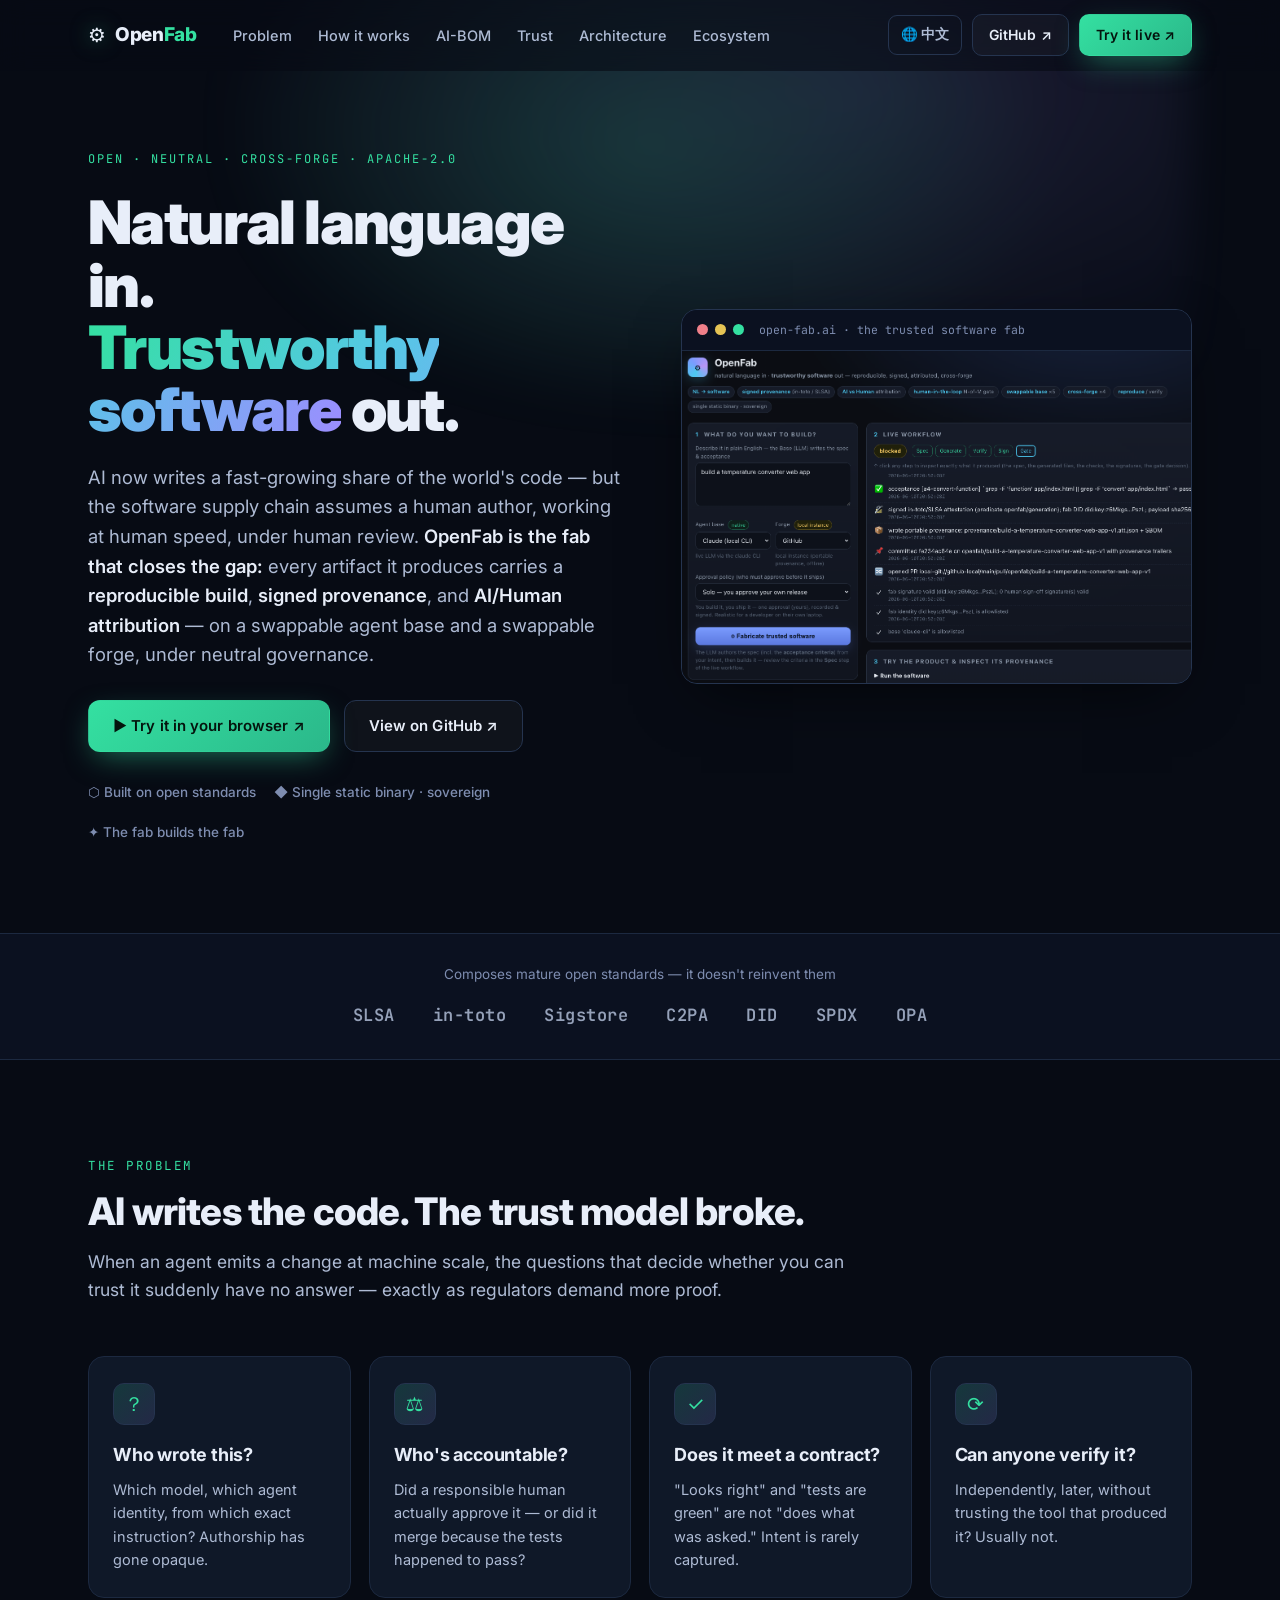
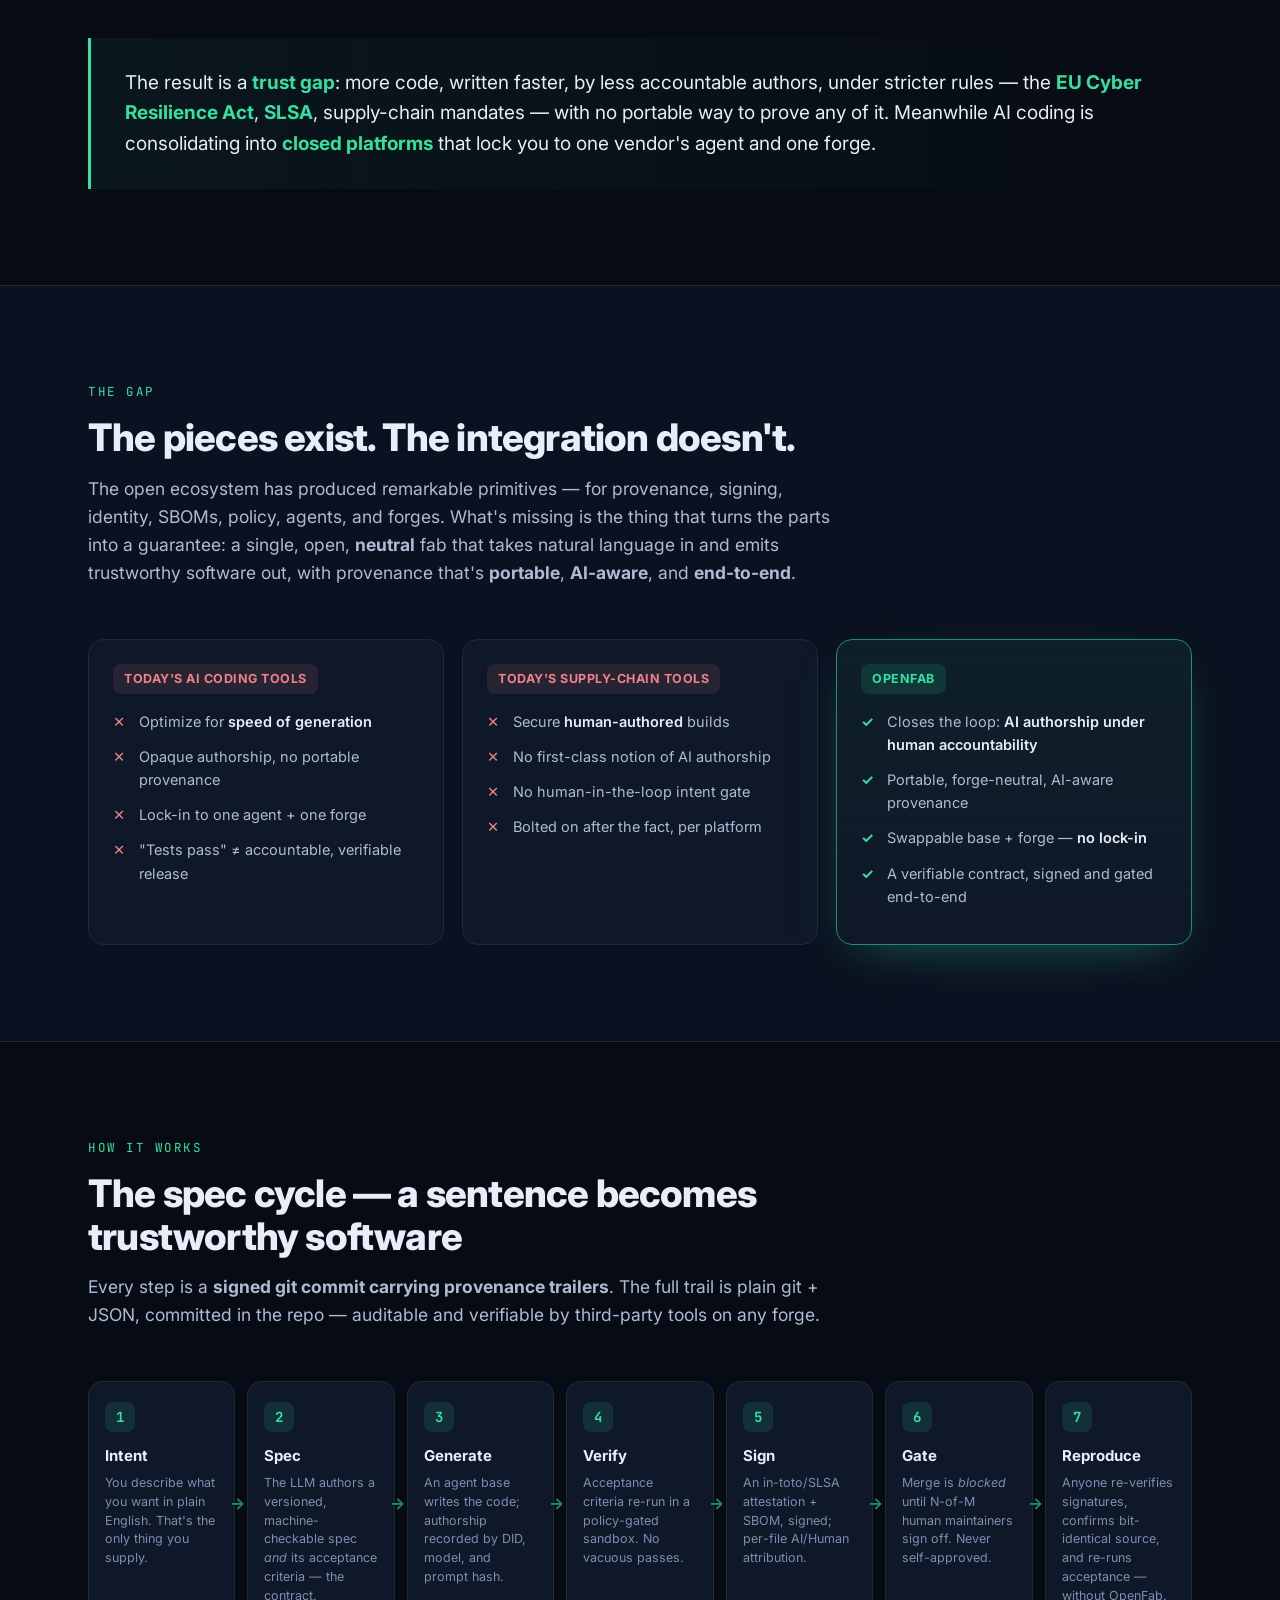
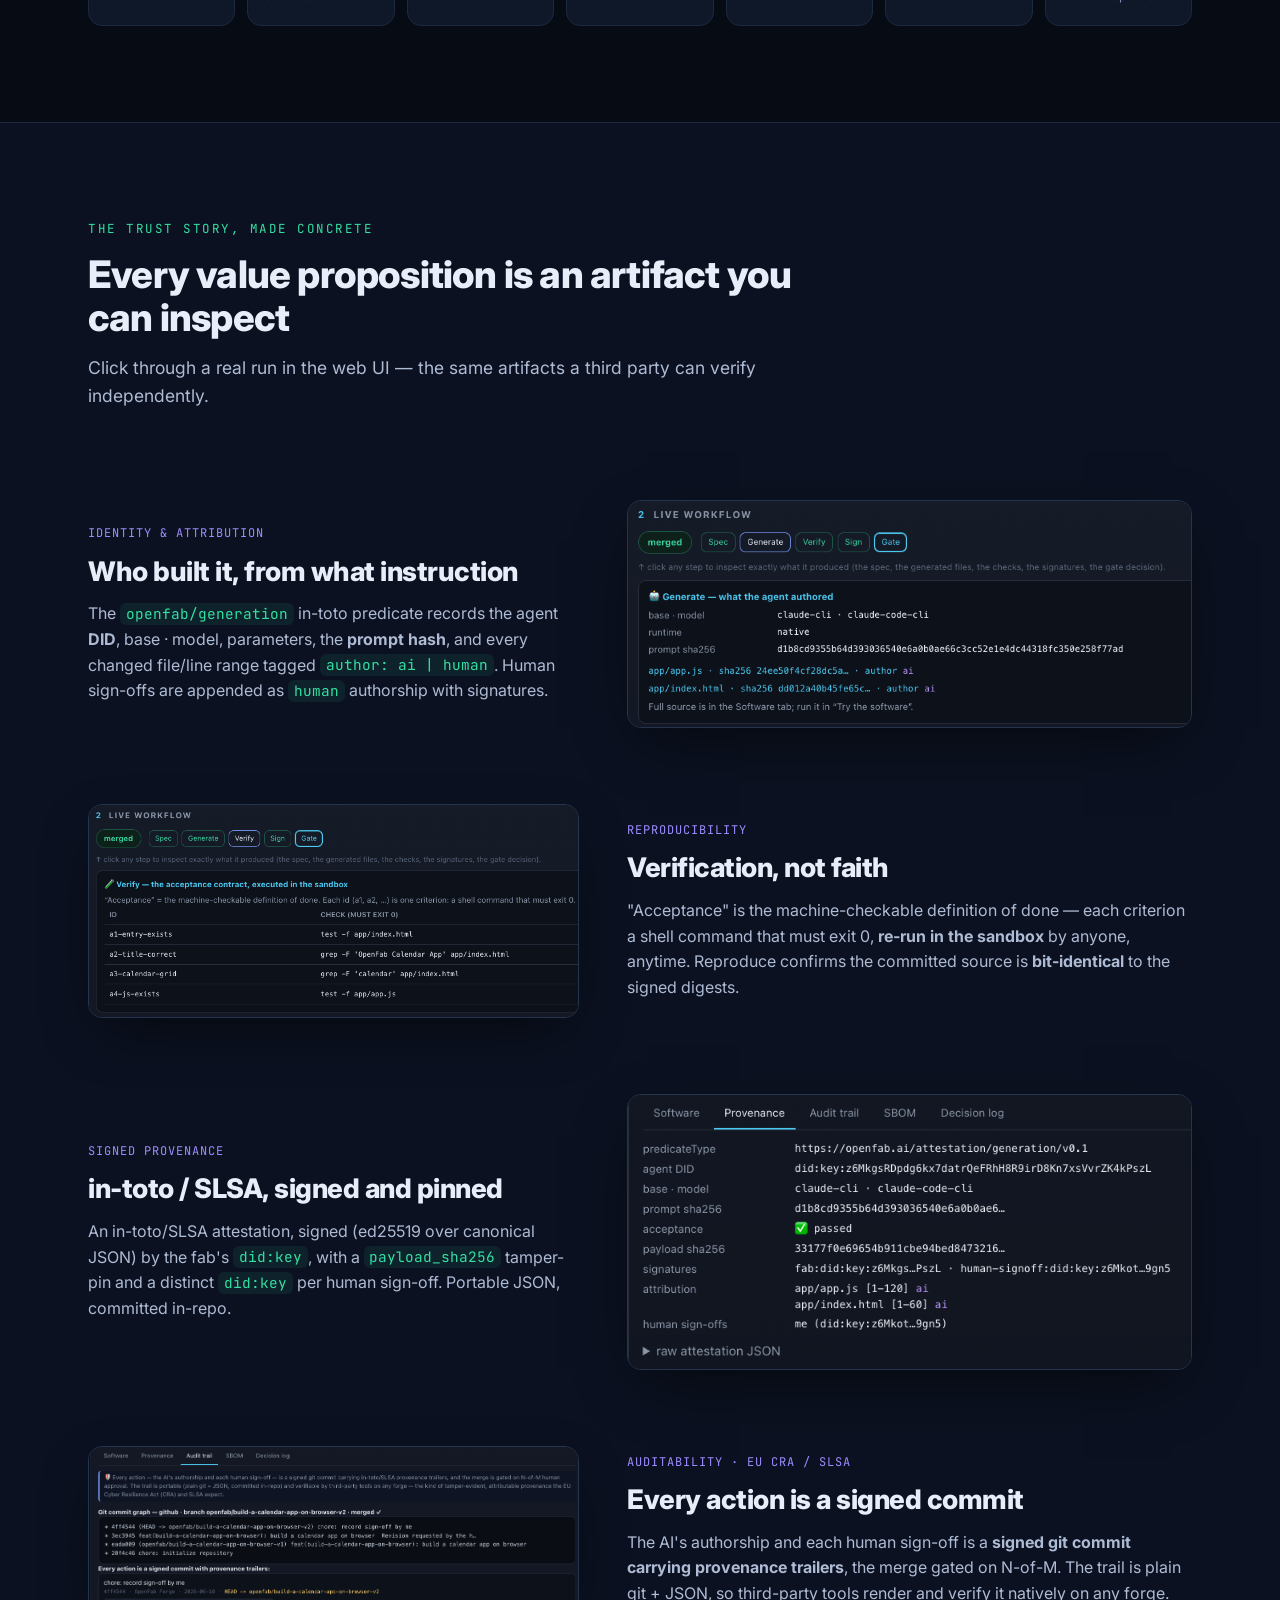
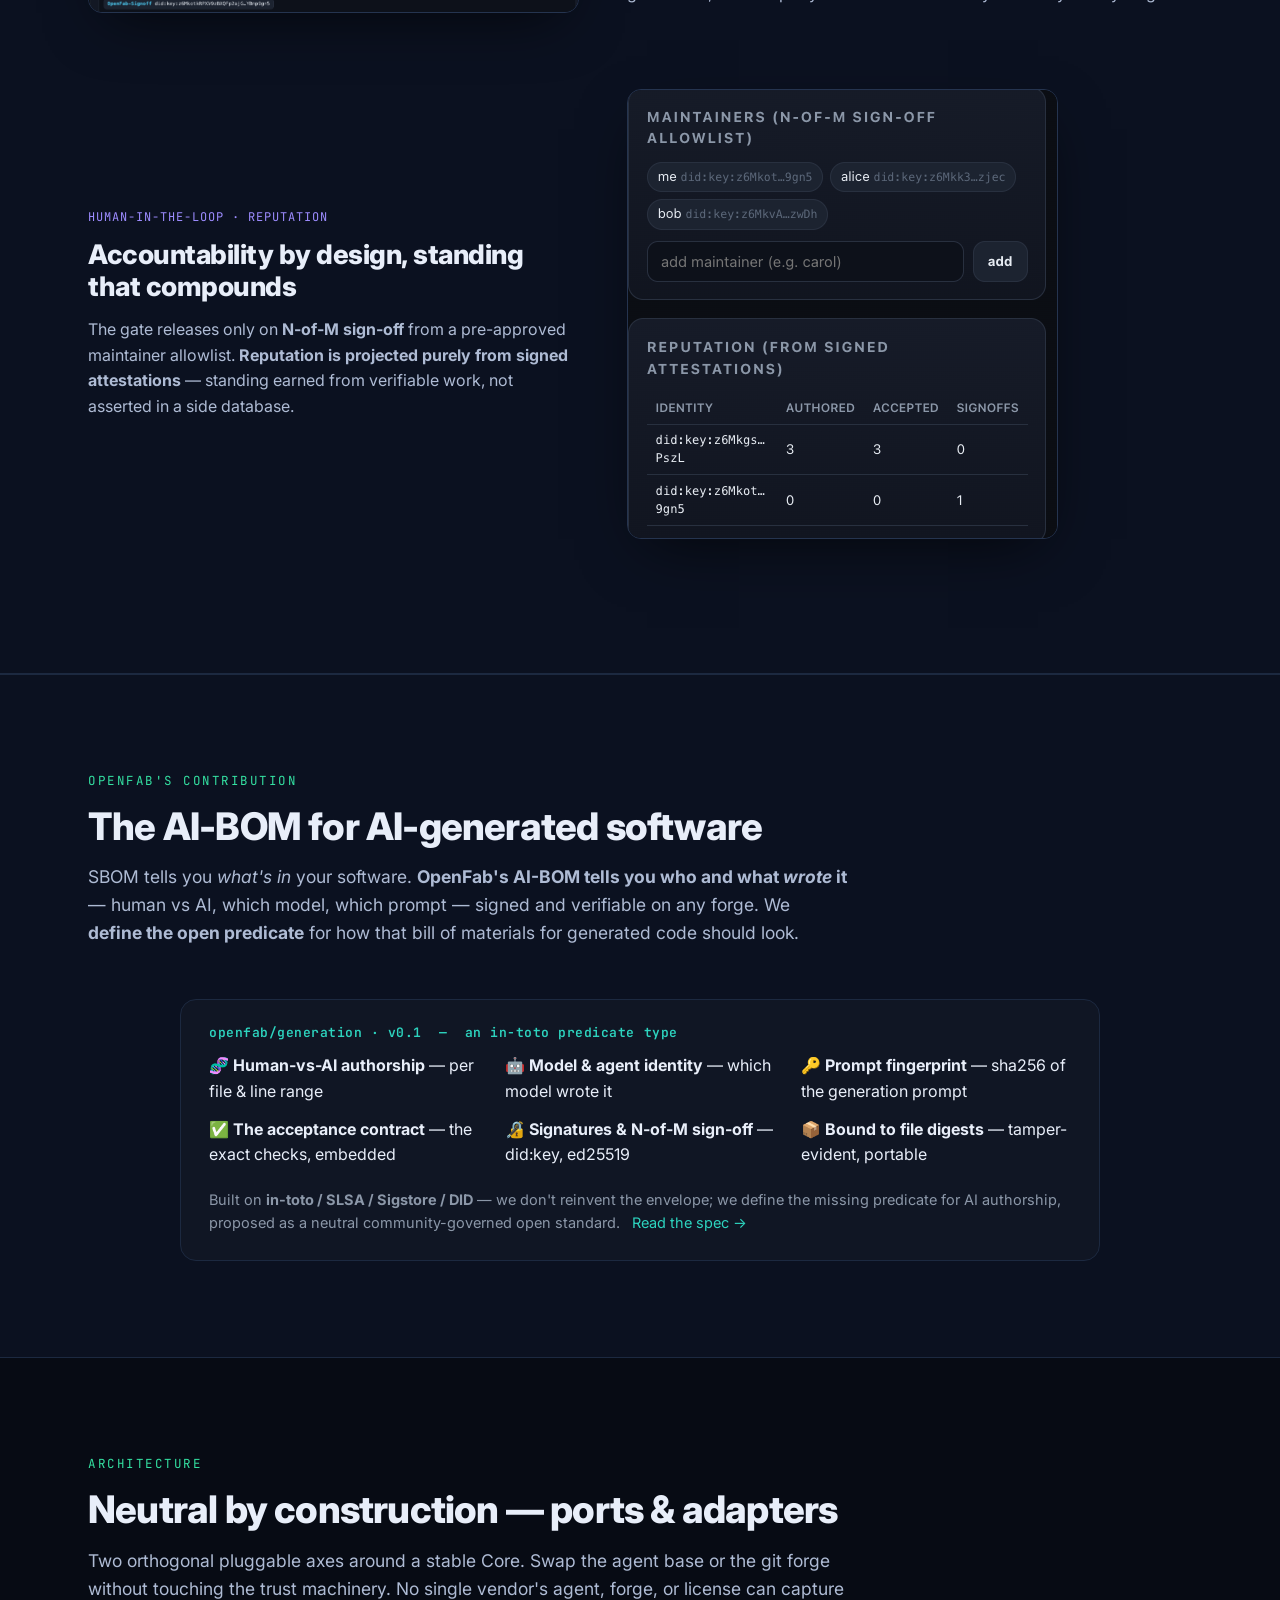
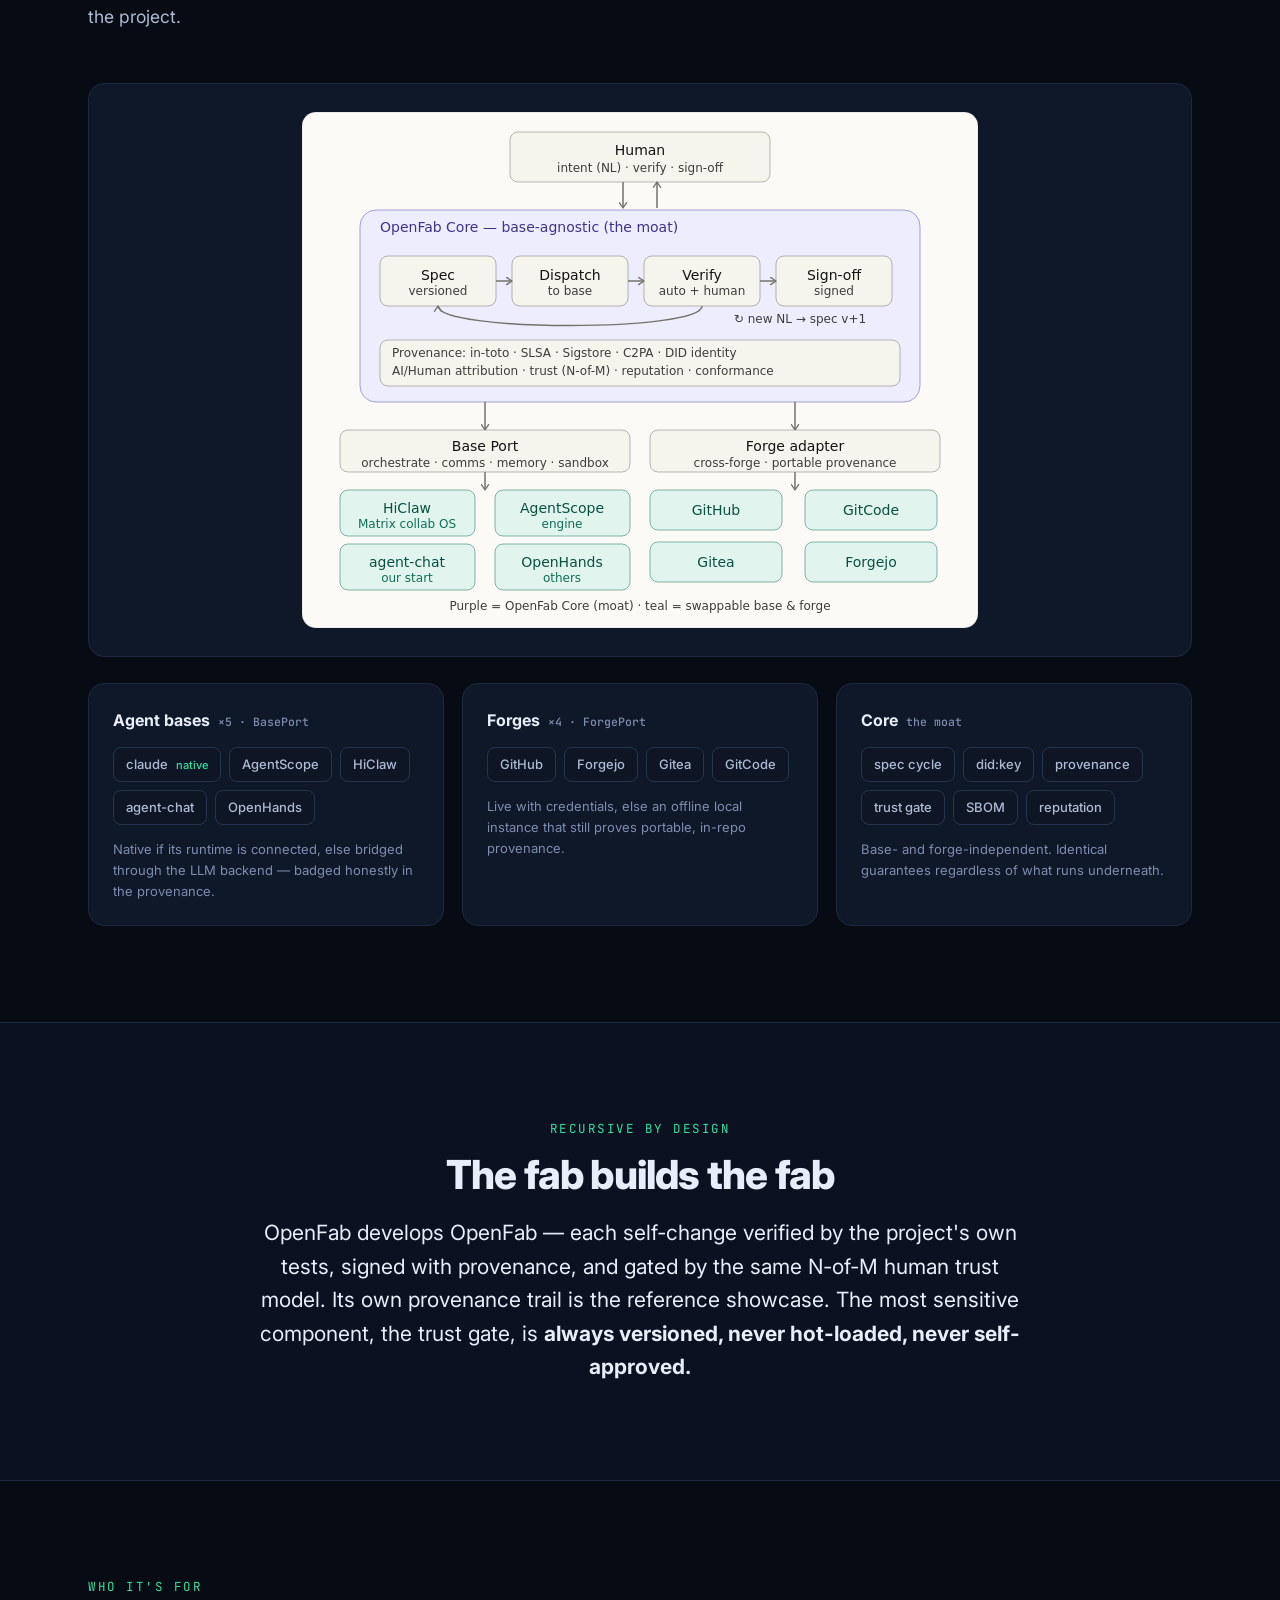
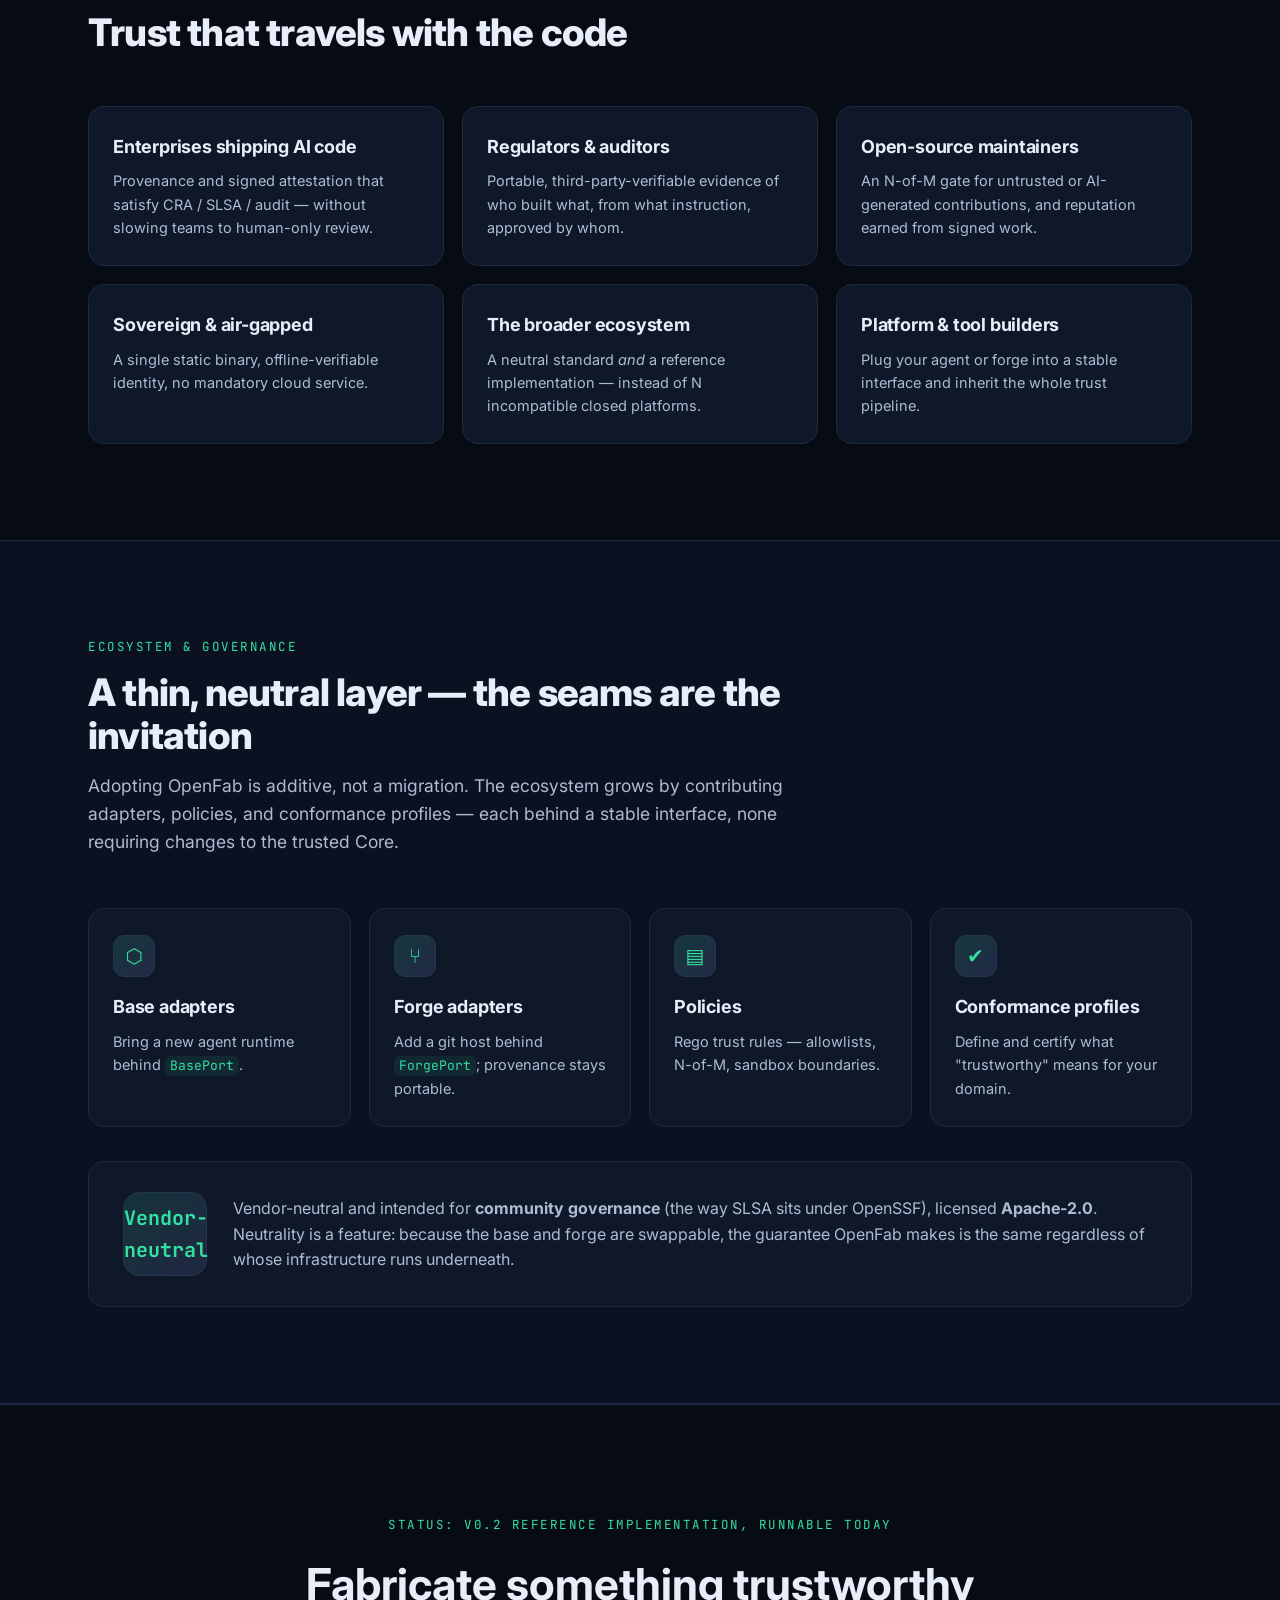
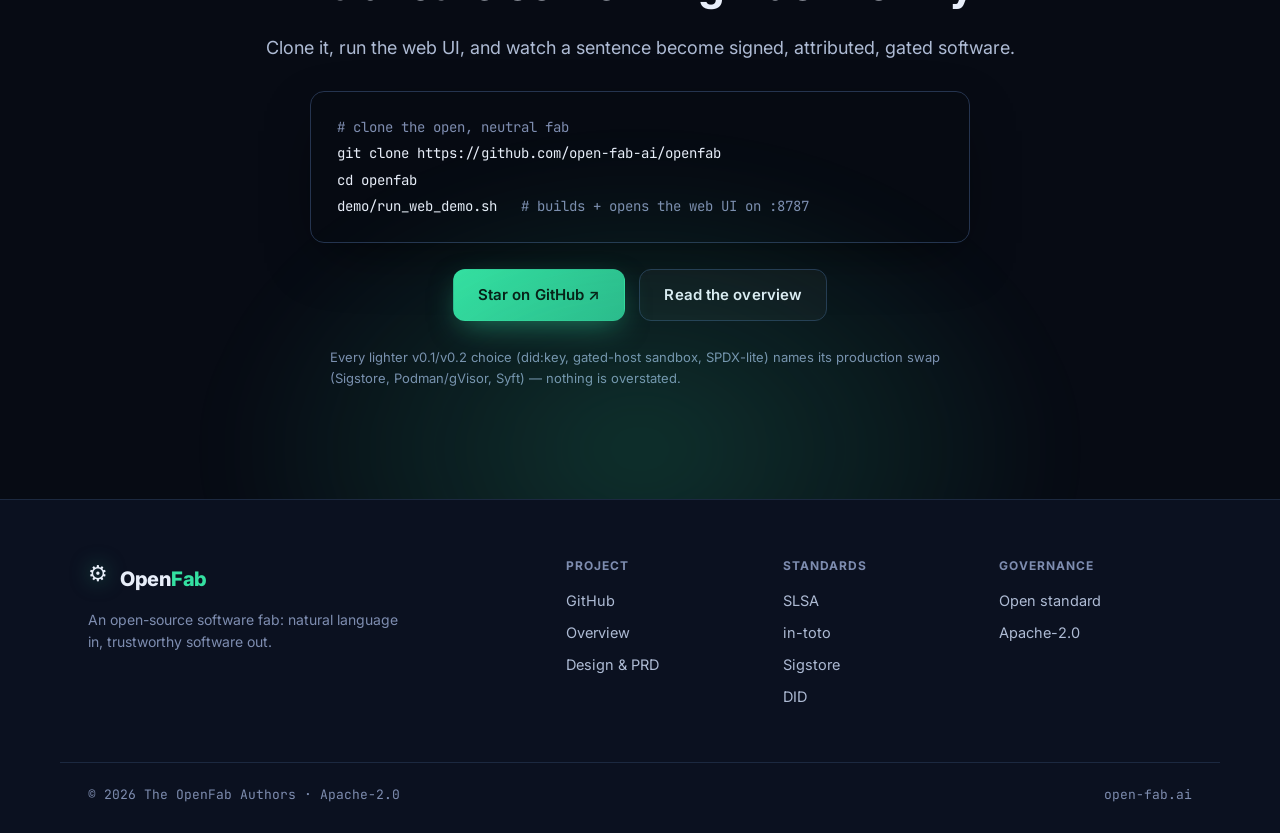
<file: index.html>
<!doctype html>
<html lang="en">
<head>
<meta charset="utf-8" />
<meta name="viewport" content="width=device-width, initial-scale=1" />
<title>OpenFab — natural language in, trustworthy software out</title>
<meta name="description" content="OpenFab is an open, neutral software fab for the age of AI-authored code: natural language in, trustworthy software out. Every artifact carries a reproducible build, signed provenance, and AI/Human attribution — on a swappable agent base and forge. Built on SLSA, in-toto, Sigstore, and DID." />
<meta name="theme-color" content="#070b14" />
<link rel="preconnect" href="https://fonts.googleapis.com" />
<link rel="preconnect" href="https://fonts.gstatic.com" crossorigin />
<link href="https://fonts.googleapis.com/css2?family=Inter:wght@400;500;600;700;800;900&family=JetBrains+Mono:wght@400;500;600&display=swap" rel="stylesheet" />
<link rel="icon" href="data:image/svg+xml,%3Csvg xmlns='http://www.w3.org/2000/svg' viewBox='0 0 100 100'%3E%3Ctext y='.9em' font-size='90'%3E%E2%9A%99%EF%B8%8F%3C/text%3E%3C/svg%3E" />
<!-- Open Graph / social -->
<meta property="og:title" content="OpenFab — trustworthy software, fabricated from natural language" />
<meta property="og:description" content="An open, neutral fab for the age of AI-authored software. Reproducible build + signed provenance + AI/Human attribution, on a swappable base and forge." />
<meta property="og:type" content="website" />
<meta property="og:url" content="https://open-fab.ai" />
<meta property="og:image" content="https://open-fab.ai/assets/img/openfab-ui.png" />
<meta name="twitter:card" content="summary_large_image" />
<link rel="stylesheet" href="style.css" />
</head>
<body>

<!-- ============ NAV ============ -->
<header class="nav" id="nav">
  <div class="nav-inner">
    <a class="brand" href="#top">
      <span class="brand-mark">⚙</span>
      <span class="brand-name">Open<span class="accent">Fab</span></span>
    </a>
    <nav class="nav-links">
      <a href="#problem">Problem</a>
      <a href="#how">How it works</a>
      <a href="#aibom">AI-BOM</a>
      <a href="#trust">Trust</a>
      <a href="#architecture">Architecture</a>
      <a href="#ecosystem">Ecosystem</a>
    </nav>
    <div class="nav-cta">
      <a class="lang-switch" href="index.zh.html" hreflang="zh" title="切换到中文">🌐 中文</a>
      <a class="btn ghost sm" href="https://github.com/open-fab-ai/openfab" target="_blank" rel="noopener">GitHub ↗</a>
      <a class="btn primary sm" href="https://open-fab-ai.github.io/openfab/" target="_blank" rel="noopener">Try it live ↗</a>
    </div>
    <button class="nav-burger" id="burger" aria-label="Menu">☰</button>
  </div>
</header>

<main id="top">

<!-- ============ HERO ============ -->
<section class="hero">
  <div class="hero-glow"></div>
  <div class="container hero-inner">
    <div class="hero-copy reveal">
      <div class="eyebrow">OPEN · NEUTRAL · CROSS-FORGE · APACHE-2.0</div>
      <h1>Natural language in.<br /><span class="grad">Trustworthy software</span> out.</h1>
      <p class="lede">
        AI now writes a fast-growing share of the world's code — but the software supply
        chain assumes a human author, working at human speed, under human review.
        <strong>OpenFab is the fab that closes the gap:</strong> every artifact it produces
        carries a <strong>reproducible build</strong>, <strong>signed provenance</strong>,
        and <strong>AI/Human attribution</strong> — on a swappable agent base and a swappable
        forge, under neutral governance.
      </p>
      <div class="hero-actions">
        <a class="btn primary" href="https://open-fab-ai.github.io/openfab/" target="_blank" rel="noopener">▶ Try it in your browser ↗</a>
        <a class="btn ghost" href="https://github.com/open-fab-ai/openfab" target="_blank" rel="noopener">View on GitHub ↗</a>
      </div>
      <div class="hero-meta">
        <span>⬡ Built on open standards</span>
        <span>◆ Single static binary · sovereign</span>
        <span>✦ The fab builds the fab</span>
      </div>
    </div>
    <div class="hero-shot reveal">
      <div class="shot-frame">
        <div class="shot-bar"><i></i><i></i><i></i><span>open-fab.ai · the trusted software fab</span></div>
        <img src="assets/img/openfab-ui.png" alt="The OpenFab web UI — natural language in, live trust workflow, signed provenance out" loading="eager" />
      </div>
    </div>
  </div>
</section>

<!-- ============ STANDARDS BAR ============ -->
<section class="standards">
  <div class="container">
    <p class="standards-label">Composes mature open standards — it doesn't reinvent them</p>
    <div class="standards-row">
      <span>SLSA</span><span>in-toto</span><span>Sigstore</span><span>C2PA</span>
      <span>DID</span><span>SPDX</span><span>OPA</span>
    </div>
  </div>
</section>

<!-- ============ PROBLEM ============ -->
<section class="section" id="problem">
  <div class="container">
    <div class="section-head reveal">
      <div class="kicker">The problem</div>
      <h2>AI writes the code. The trust model broke.</h2>
      <p class="section-sub">
        When an agent emits a change at machine scale, the questions that decide whether you
        can trust it suddenly have no answer — exactly as regulators demand more proof.
      </p>
    </div>
    <div class="grid-4">
      <div class="card reveal">
        <div class="card-ic">？</div>
        <h3>Who wrote this?</h3>
        <p>Which model, which agent identity, from which exact instruction? Authorship has gone opaque.</p>
      </div>
      <div class="card reveal">
        <div class="card-ic">⚖</div>
        <h3>Who's accountable?</h3>
        <p>Did a responsible human actually approve it — or did it merge because the tests happened to pass?</p>
      </div>
      <div class="card reveal">
        <div class="card-ic">✓</div>
        <h3>Does it meet a contract?</h3>
        <p>"Looks right" and "tests are green" are not "does what was asked." Intent is rarely captured.</p>
      </div>
      <div class="card reveal">
        <div class="card-ic">⟳</div>
        <h3>Can anyone verify it?</h3>
        <p>Independently, later, without trusting the tool that produced it? Usually not.</p>
      </div>
    </div>
    <div class="pull reveal">
      The result is a <strong>trust gap</strong>: more code, written faster, by less
      accountable authors, under stricter rules — the <strong>EU Cyber Resilience Act</strong>,
      <strong>SLSA</strong>, supply-chain mandates — with no portable way to prove any of it.
      Meanwhile AI coding is consolidating into <strong>closed platforms</strong> that lock you
      to one vendor's agent and one forge.
    </div>
  </div>
</section>

<!-- ============ GAP / SOLUTION INTRO ============ -->
<section class="section alt" id="solution">
  <div class="container">
    <div class="section-head reveal">
      <div class="kicker">The gap</div>
      <h2>The pieces exist. The integration doesn't.</h2>
      <p class="section-sub">
        The open ecosystem has produced remarkable primitives — for provenance, signing,
        identity, SBOMs, policy, agents, and forges. What's missing is the thing that turns
        the parts into a guarantee: a single, open, <strong>neutral</strong> fab that takes
        natural language in and emits trustworthy software out, with provenance that's
        <strong>portable</strong>, <strong>AI-aware</strong>, and <strong>end-to-end</strong>.
      </p>
    </div>
    <div class="split reveal">
      <div class="split-col">
        <div class="split-tag bad">Today's AI coding tools</div>
        <ul class="ticks bad">
          <li>Optimize for <b>speed of generation</b></li>
          <li>Opaque authorship, no portable provenance</li>
          <li>Lock-in to one agent + one forge</li>
          <li>"Tests pass" ≠ accountable, verifiable release</li>
        </ul>
      </div>
      <div class="split-col">
        <div class="split-tag bad">Today's supply-chain tools</div>
        <ul class="ticks bad">
          <li>Secure <b>human-authored</b> builds</li>
          <li>No first-class notion of AI authorship</li>
          <li>No human-in-the-loop intent gate</li>
          <li>Bolted on after the fact, per platform</li>
        </ul>
      </div>
      <div class="split-col hi">
        <div class="split-tag good">OpenFab</div>
        <ul class="ticks good">
          <li>Closes the loop: <b>AI authorship under human accountability</b></li>
          <li>Portable, forge-neutral, AI-aware provenance</li>
          <li>Swappable base + forge — <b>no lock-in</b></li>
          <li>A verifiable contract, signed and gated end-to-end</li>
        </ul>
      </div>
    </div>
  </div>
</section>

<!-- ============ HOW IT WORKS ============ -->
<section class="section" id="how">
  <div class="container">
    <div class="section-head reveal">
      <div class="kicker">How it works</div>
      <h2>The spec cycle — a sentence becomes trustworthy software</h2>
      <p class="section-sub">
        Every step is a <strong>signed git commit carrying provenance trailers</strong>. The
        full trail is plain git + JSON, committed in the repo — auditable and verifiable by
        third-party tools on any forge.
      </p>
    </div>
    <ol class="cycle reveal">
      <li><span class="cn">1</span><h4>Intent</h4><p>You describe what you want in plain English. That's the only thing you supply.</p></li>
      <li><span class="cn">2</span><h4>Spec</h4><p>The LLM authors a versioned, machine-checkable spec <em>and</em> its acceptance criteria — the contract.</p></li>
      <li><span class="cn">3</span><h4>Generate</h4><p>An agent base writes the code; authorship recorded by DID, model, and prompt hash.</p></li>
      <li><span class="cn">4</span><h4>Verify</h4><p>Acceptance criteria re-run in a policy-gated sandbox. No vacuous passes.</p></li>
      <li><span class="cn">5</span><h4>Sign</h4><p>An in-toto/SLSA attestation + SBOM, signed; per-file AI/Human attribution.</p></li>
      <li><span class="cn">6</span><h4>Gate</h4><p>Merge is <em>blocked</em> until N-of-M human maintainers sign off. Never self-approved.</p></li>
      <li><span class="cn">7</span><h4>Reproduce</h4><p>Anyone re-verifies signatures, confirms bit-identical source, and re-runs acceptance — without OpenFab.</p></li>
    </ol>
  </div>
</section>

<!-- ============ TRUST STORY ============ -->
<section class="section alt" id="trust">
  <div class="container">
    <div class="section-head reveal">
      <div class="kicker">The trust story, made concrete</div>
      <h2>Every value proposition is an artifact you can inspect</h2>
      <p class="section-sub">Click through a real run in the web UI — the same artifacts a third party can verify independently.</p>
    </div>

    <div class="feature reveal">
      <div class="feature-text">
        <div class="feat-kicker">Identity &amp; attribution</div>
        <h3>Who built it, from what instruction</h3>
        <p>The <code>openfab/generation</code> in-toto predicate records the agent <strong>DID</strong>, base · model, parameters, the <strong>prompt hash</strong>, and every changed file/line range tagged <code>author: ai | human</code>. Human sign-offs are appended as <code>human</code> authorship with signatures.</p>
      </div>
      <div class="feature-shot"><img src="assets/img/workflow-generate.png" alt="Generate panel — agent DID, model, prompt SHA-256, per-file ai/human attribution" loading="lazy" /></div>
    </div>

    <div class="feature reverse reveal">
      <div class="feature-text">
        <div class="feat-kicker">Reproducibility</div>
        <h3>Verification, not faith</h3>
        <p>"Acceptance" is the machine-checkable definition of done — each criterion a shell command that must exit 0, <strong>re-run in the sandbox</strong> by anyone, anytime. Reproduce confirms the committed source is <strong>bit-identical</strong> to the signed digests.</p>
      </div>
      <div class="feature-shot"><img src="assets/img/workflow-verify.png" alt="Verify panel — the acceptance contract executed in the sandbox" loading="lazy" /></div>
    </div>

    <div class="feature reveal">
      <div class="feature-text">
        <div class="feat-kicker">Signed provenance</div>
        <h3>in-toto / SLSA, signed and pinned</h3>
        <p>An in-toto/SLSA attestation, signed (ed25519 over canonical JSON) by the fab's <code>did:key</code>, with a <code>payload_sha256</code> tamper-pin and a distinct <code>did:key</code> per human sign-off. Portable JSON, committed in-repo.</p>
      </div>
      <div class="feature-shot"><img src="assets/img/tab-provenance.png" alt="Provenance tab — the full signed in-toto/SLSA attestation" loading="lazy" /></div>
    </div>

    <div class="feature reverse reveal">
      <div class="feature-text">
        <div class="feat-kicker">Auditability · EU CRA / SLSA</div>
        <h3>Every action is a signed commit</h3>
        <p>The AI's authorship and each human sign-off is a <strong>signed git commit carrying provenance trailers</strong>, the merge gated on N-of-M. The trail is plain git + JSON, so third-party tools render and verify it natively on any forge.</p>
      </div>
      <div class="feature-shot"><img src="assets/img/tab-audit-trail.png" alt="Audit trail tab — signed commit graph with provenance trailers" loading="lazy" /></div>
    </div>

    <div class="feature reveal">
      <div class="feature-text">
        <div class="feat-kicker">Human-in-the-loop · reputation</div>
        <h3>Accountability by design, standing that compounds</h3>
        <p>The gate releases only on <strong>N-of-M sign-off</strong> from a pre-approved maintainer allowlist. <strong>Reputation is projected purely from signed attestations</strong> — standing earned from verifiable work, not asserted in a side database.</p>
      </div>
      <div class="feature-shot"><img src="assets/img/maintainers-reputation.png" alt="Maintainers allowlist and reputation projected from attestations" loading="lazy" /></div>
    </div>
  </div>
</section>

<!-- ============ AI-BOM / GENERATION PREDICATE ============ -->
<section class="section alt" id="aibom">
  <div class="container">
    <div class="section-head reveal">
      <div class="kicker">OpenFab's contribution</div>
      <h2>The AI-BOM for AI-generated software</h2>
      <p class="section-sub">
        SBOM tells you <em>what's in</em> your software. <strong>OpenFab's AI-BOM tells you
        who and what <em>wrote</em> it</strong> — human vs AI, which model, which prompt —
        signed and verifiable on any forge. We <strong>define the open predicate</strong>
        for how that bill of materials for generated code should look.
      </p>
    </div>
    <div class="reveal" style="max-width:920px;margin:0 auto;background:rgba(255,255,255,.02);border:1px solid var(--line,#1e2a40);border-radius:16px;padding:26px 28px">
      <div style="font:600 13px/1 ui-monospace,JetBrains Mono,monospace;color:var(--accent,#2dd4bf);letter-spacing:.04em;margin-bottom:14px">
        openfab/generation · v0.1 &nbsp;—&nbsp; an in-toto predicate type
      </div>
      <ul style="list-style:none;margin:0;padding:0;display:grid;grid-template-columns:repeat(auto-fit,minmax(230px,1fr));gap:12px 26px">
        <li>🧬 <strong>Human-vs-AI authorship</strong> — per file &amp; line range</li>
        <li>🤖 <strong>Model &amp; agent identity</strong> — which model wrote it</li>
        <li>🔑 <strong>Prompt fingerprint</strong> — sha256 of the generation prompt</li>
        <li>✅ <strong>The acceptance contract</strong> — the exact checks, embedded</li>
        <li>🔏 <strong>Signatures &amp; N-of-M sign-off</strong> — did:key, ed25519</li>
        <li>📦 <strong>Bound to file digests</strong> — tamper-evident, portable</li>
      </ul>
      <p style="margin:20px 0 0;color:var(--muted,#8b97a8);font-size:14.5px">
        Built on <strong>in-toto / SLSA / Sigstore / DID</strong> — we don't reinvent the
        envelope; we define the missing predicate for AI authorship, proposed as a neutral
        community-governed open standard. &nbsp;
        <a href="/attestation/generation/v0.1/" style="color:var(--accent,#2dd4bf);white-space:nowrap">Read the spec →</a>
      </p>
    </div>
  </div>
</section>

<!-- ============ ARCHITECTURE ============ -->
<section class="section" id="architecture">
  <div class="container">
    <div class="section-head reveal">
      <div class="kicker">Architecture</div>
      <h2>Neutral by construction — ports &amp; adapters</h2>
      <p class="section-sub">
        Two orthogonal pluggable axes around a stable Core. Swap the agent base or the git
        forge without touching the trust machinery. No single vendor's agent, forge, or
        license can capture the project.
      </p>
    </div>
    <div class="arch reveal">
      <img src="assets/architecture.svg" alt="OpenFab workflow and pluggable architecture — swappable Base and Forge around a stable Core" />
    </div>
    <div class="matrix reveal">
      <div class="matrix-col">
        <h4>Agent bases <span>×5 · BasePort</span></h4>
        <div class="chips">
          <span class="chip">claude <i>native</i></span>
          <span class="chip">AgentScope</span>
          <span class="chip">HiClaw</span>
          <span class="chip">agent-chat</span>
          <span class="chip">OpenHands</span>
        </div>
        <p>Native if its runtime is connected, else bridged through the LLM backend — badged honestly in the provenance.</p>
      </div>
      <div class="matrix-col">
        <h4>Forges <span>×4 · ForgePort</span></h4>
        <div class="chips">
          <span class="chip">GitHub</span>
          <span class="chip">Forgejo</span>
          <span class="chip">Gitea</span>
          <span class="chip">GitCode</span>
        </div>
        <p>Live with credentials, else an offline local instance that still proves portable, in-repo provenance.</p>
      </div>
      <div class="matrix-col">
        <h4>Core <span>the moat</span></h4>
        <div class="chips">
          <span class="chip">spec cycle</span>
          <span class="chip">did:key</span>
          <span class="chip">provenance</span>
          <span class="chip">trust gate</span>
          <span class="chip">SBOM</span>
          <span class="chip">reputation</span>
        </div>
        <p>Base- and forge-independent. Identical guarantees regardless of what runs underneath.</p>
      </div>
    </div>
  </div>
</section>

<!-- ============ SELF-HOSTING ============ -->
<section class="section alt selfhost" id="selfhost">
  <div class="container narrow reveal">
    <div class="kicker center">Recursive by design</div>
    <h2 class="center">The fab builds the fab</h2>
    <p class="center big">
      OpenFab develops OpenFab — each self-change verified by the project's own tests,
      signed with provenance, and gated by the same N-of-M human trust model. Its own
      provenance trail is the reference showcase. The most sensitive component, the trust
      gate, is <strong>always versioned, never hot-loaded, never self-approved.</strong>
    </p>
  </div>
</section>

<!-- ============ WHO IT'S FOR ============ -->
<section class="section" id="who">
  <div class="container">
    <div class="section-head reveal">
      <div class="kicker">Who it's for</div>
      <h2>Trust that travels with the code</h2>
    </div>
    <div class="grid-3">
      <div class="card reveal"><h3>Enterprises shipping AI code</h3><p>Provenance and signed attestation that satisfy CRA / SLSA / audit — without slowing teams to human-only review.</p></div>
      <div class="card reveal"><h3>Regulators &amp; auditors</h3><p>Portable, third-party-verifiable evidence of who built what, from what instruction, approved by whom.</p></div>
      <div class="card reveal"><h3>Open-source maintainers</h3><p>An N-of-M gate for untrusted or AI-generated contributions, and reputation earned from signed work.</p></div>
      <div class="card reveal"><h3>Sovereign &amp; air-gapped</h3><p>A single static binary, offline-verifiable identity, no mandatory cloud service.</p></div>
      <div class="card reveal"><h3>The broader ecosystem</h3><p>A neutral standard <em>and</em> a reference implementation — instead of N incompatible closed platforms.</p></div>
      <div class="card reveal"><h3>Platform &amp; tool builders</h3><p>Plug your agent or forge into a stable interface and inherit the whole trust pipeline.</p></div>
    </div>
  </div>
</section>

<!-- ============ ECOSYSTEM / CONTRIBUTE ============ -->
<section class="section alt" id="ecosystem">
  <div class="container">
    <div class="section-head reveal">
      <div class="kicker">Ecosystem &amp; governance</div>
      <h2>A thin, neutral layer — the seams are the invitation</h2>
      <p class="section-sub">
        Adopting OpenFab is additive, not a migration. The ecosystem grows by contributing
        adapters, policies, and conformance profiles — each behind a stable interface, none
        requiring changes to the trusted Core.
      </p>
    </div>
    <div class="grid-4">
      <div class="card reveal"><div class="card-ic">⬡</div><h3>Base adapters</h3><p>Bring a new agent runtime behind <code>BasePort</code>.</p></div>
      <div class="card reveal"><div class="card-ic">⑂</div><h3>Forge adapters</h3><p>Add a git host behind <code>ForgePort</code>; provenance stays portable.</p></div>
      <div class="card reveal"><div class="card-ic">▤</div><h3>Policies</h3><p>Rego trust rules — allowlists, N-of-M, sandbox boundaries.</p></div>
      <div class="card reveal"><div class="card-ic">✔</div><h3>Conformance profiles</h3><p>Define and certify what "trustworthy" means for your domain.</p></div>
    </div>
    <div class="gov reveal">
      <a class="gov-badge" href="/attestation/generation/v0.1/" title="Open standard">Vendor-neutral</a>
      <p>
        Vendor-neutral and intended for <strong>community governance</strong> (the way SLSA sits under OpenSSF),
        licensed <strong>Apache-2.0</strong>. Neutrality is a feature: because the base and forge
        are swappable, the guarantee OpenFab makes is the same regardless of whose infrastructure
        runs underneath.
      </p>
    </div>
  </div>
</section>

<!-- ============ GET STARTED / CTA ============ -->
<section class="cta" id="start">
  <div class="cta-glow"></div>
  <div class="container narrow reveal">
    <div class="kicker center">Status: v0.2 reference implementation, runnable today</div>
    <h2 class="center">Fabricate something trustworthy</h2>
    <p class="center">Clone it, run the web UI, and watch a sentence become signed, attributed, gated software.</p>
    <div class="codeblock">
      <code><span class="c-cmt"># clone the open, neutral fab</span>
git clone https://github.com/open-fab-ai/openfab
cd openfab
demo/run_web_demo.sh   <span class="c-cmt"># builds + opens the web UI on :8787</span></code>
    </div>
    <div class="cta-actions">
      <a class="btn primary" href="https://github.com/open-fab-ai/openfab" target="_blank" rel="noopener">Star on GitHub ↗</a>
      <a class="btn ghost" href="https://github.com/open-fab-ai/openfab/blob/main/docs/OpenFab_Overview.md" target="_blank" rel="noopener">Read the overview</a>
    </div>
    <p class="fineprint">
      Every lighter v0.1/v0.2 choice (did:key, gated-host sandbox, SPDX-lite) names its
      production swap (Sigstore, Podman/gVisor, Syft) — nothing is overstated.
    </p>
  </div>
</section>

</main>

<!-- ============ FOOTER ============ -->
<footer class="footer">
  <div class="container footer-inner">
    <div class="footer-brand">
      <span class="brand-mark">⚙</span>
      <span class="brand-name">Open<span class="accent">Fab</span></span>
      <p>An open-source software fab: natural language in, trustworthy software out.</p>
    </div>
    <div class="footer-cols">
      <div>
        <h5>Project</h5>
        <a href="https://github.com/open-fab-ai/openfab" target="_blank" rel="noopener">GitHub</a>
        <a href="https://github.com/open-fab-ai/openfab/blob/main/docs/OpenFab_Overview.md" target="_blank" rel="noopener">Overview</a>
        <a href="https://github.com/open-fab-ai/openfab/blob/main/OpenFab_MVP_Design_and_PRD.md" target="_blank" rel="noopener">Design &amp; PRD</a>
      </div>
      <div>
        <h5>Standards</h5>
        <a href="https://slsa.dev" target="_blank" rel="noopener">SLSA</a>
        <a href="https://in-toto.io" target="_blank" rel="noopener">in-toto</a>
        <a href="https://www.sigstore.dev" target="_blank" rel="noopener">Sigstore</a>
        <a href="https://www.w3.org/TR/did-core/" target="_blank" rel="noopener">DID</a>
      </div>
      <div>
        <h5>Governance</h5>
        <a href="/attestation/generation/v0.1/">Open standard</a>
        <a href="https://github.com/open-fab-ai/openfab/blob/main/LICENSE" target="_blank" rel="noopener">Apache-2.0</a>
      </div>
    </div>
  </div>
  <div class="container footer-base">
    <span>© 2026 The OpenFab Authors · Apache-2.0</span>
    <span>open-fab.ai</span>
  </div>
</footer>

<script src="app.js"></script>
</body>
</html>
</file>
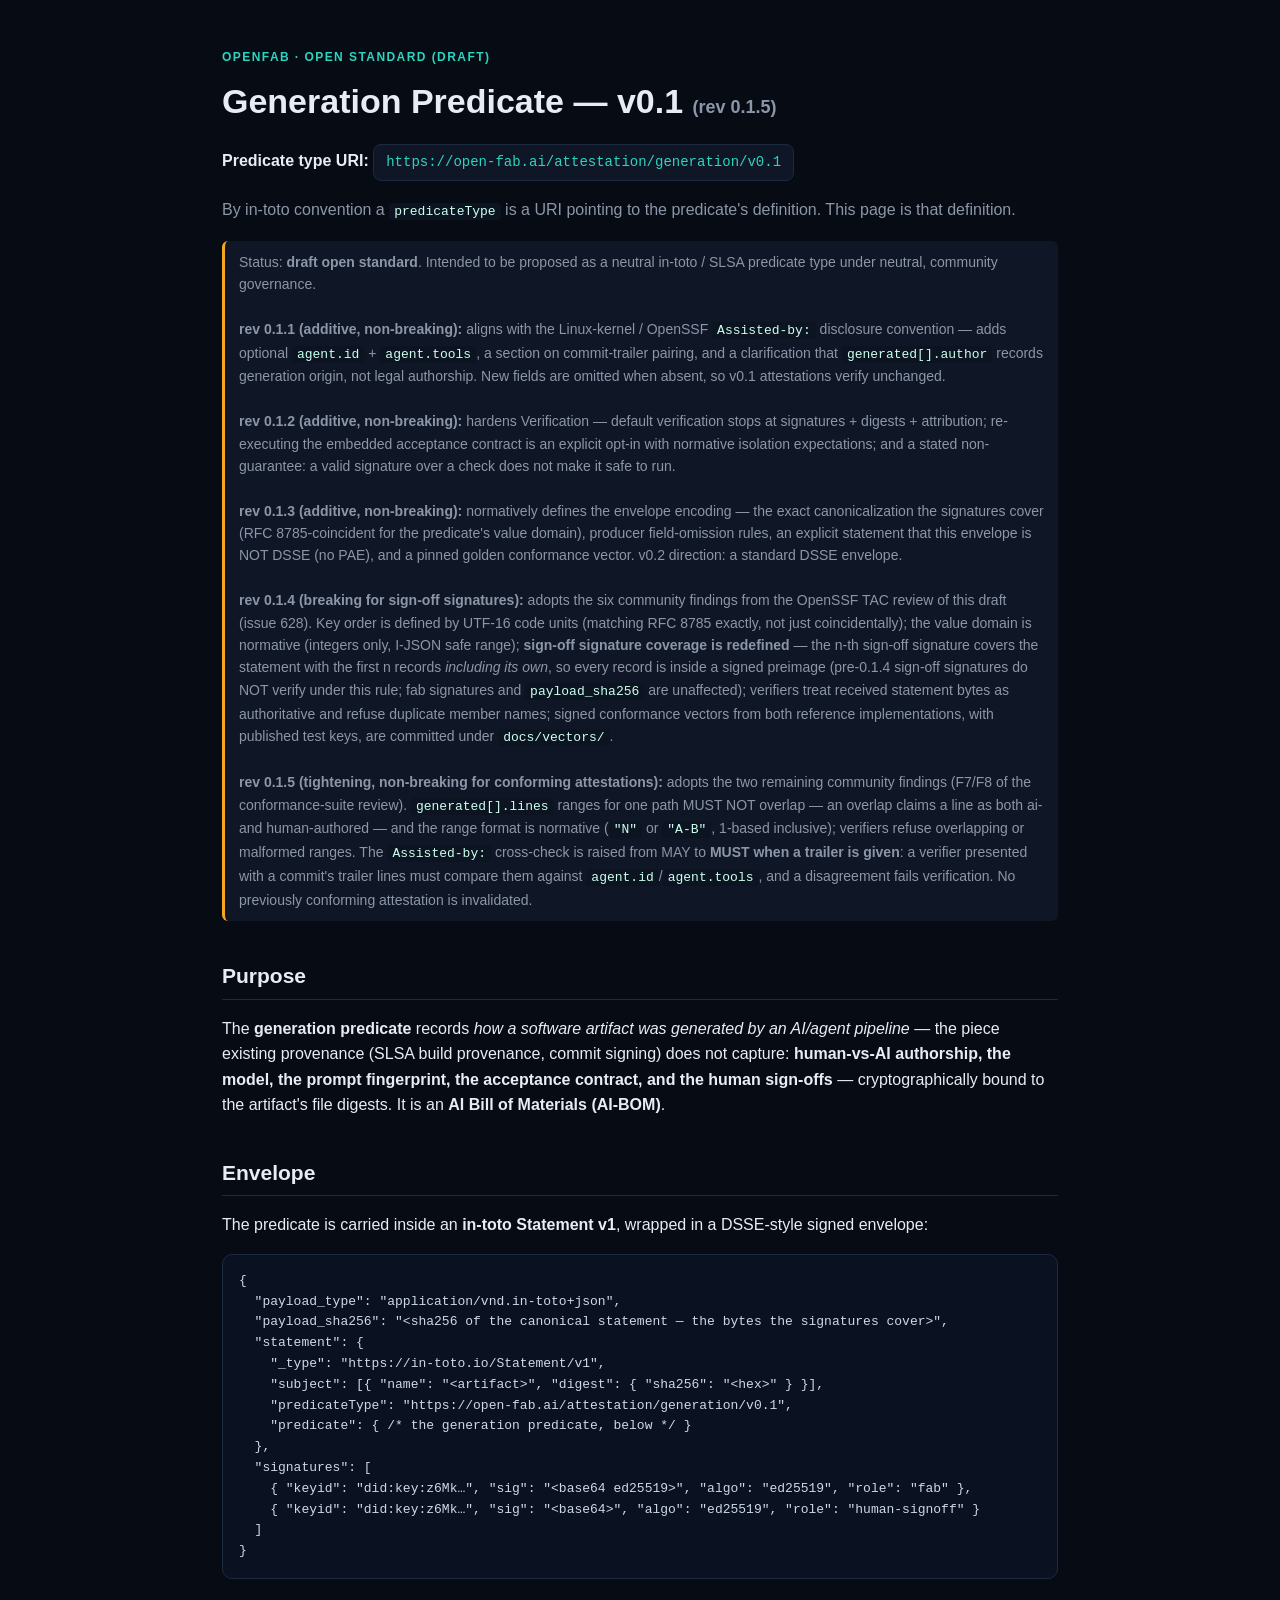
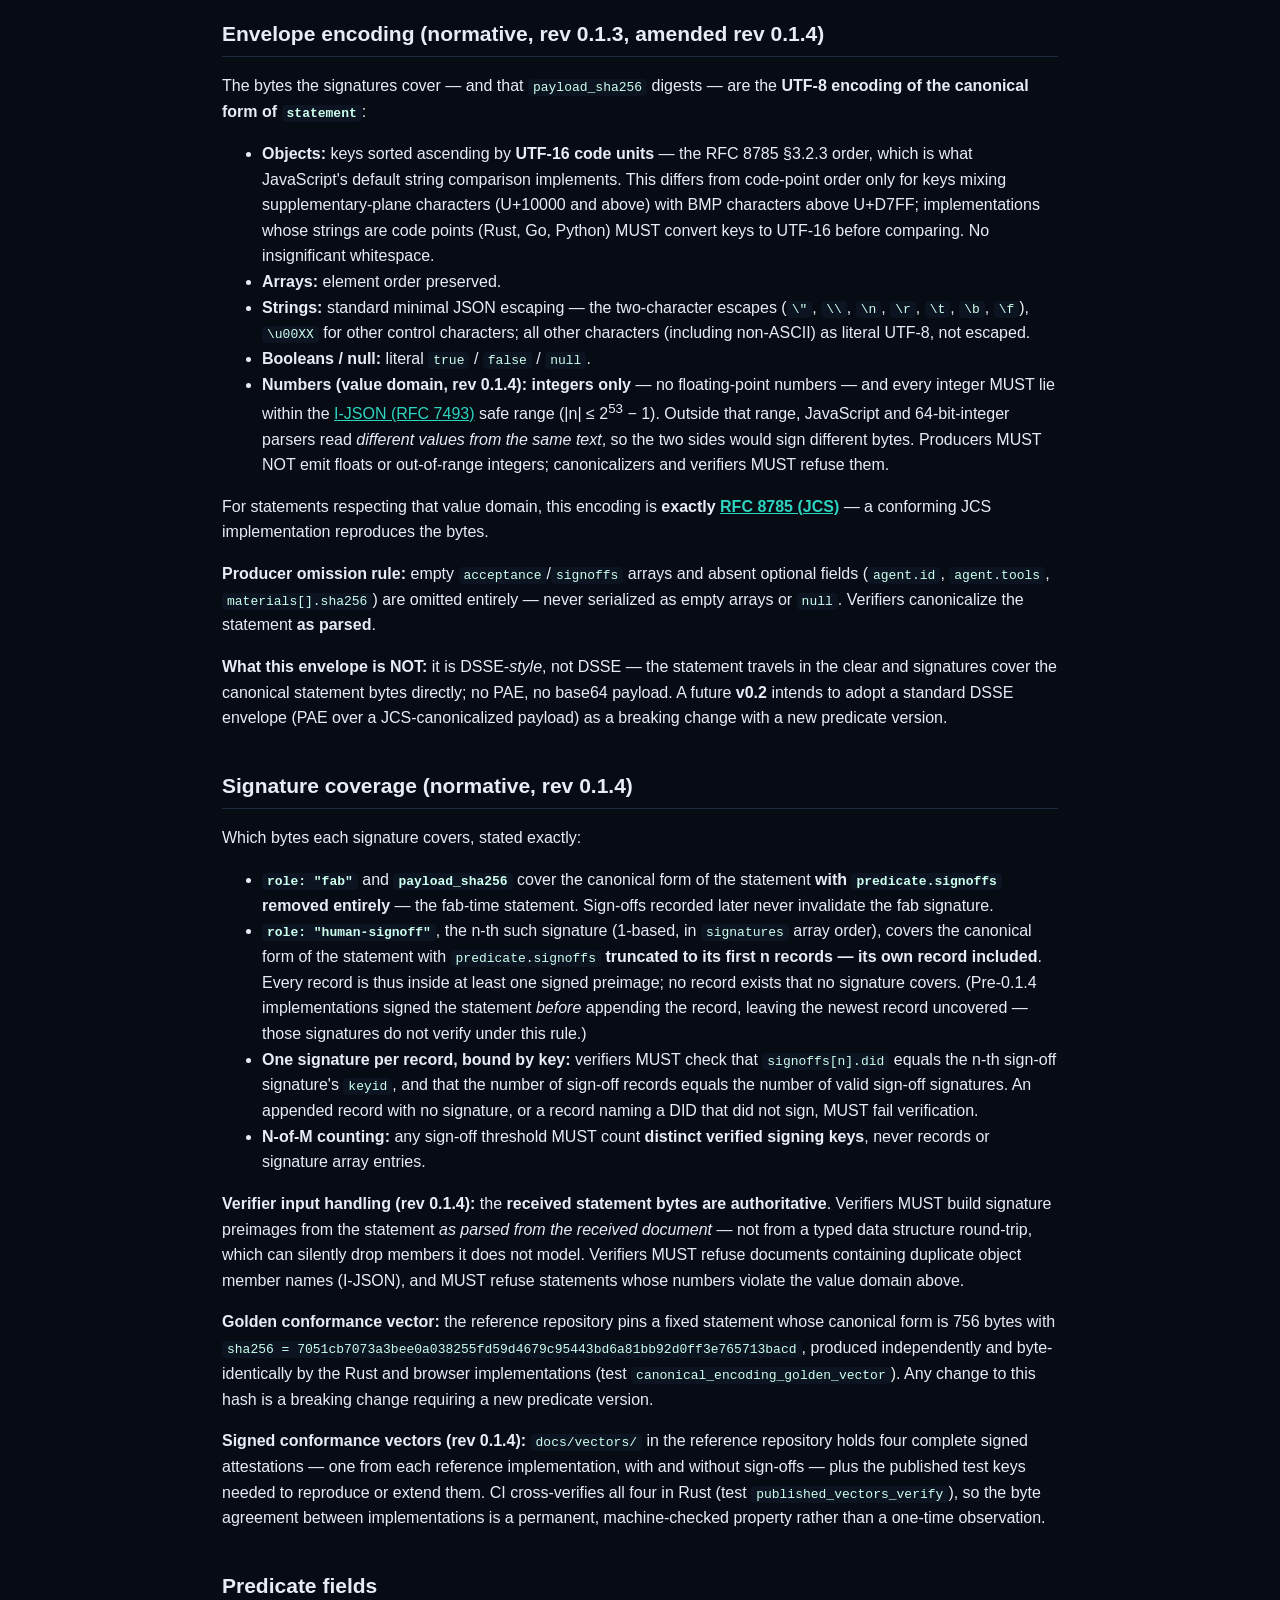
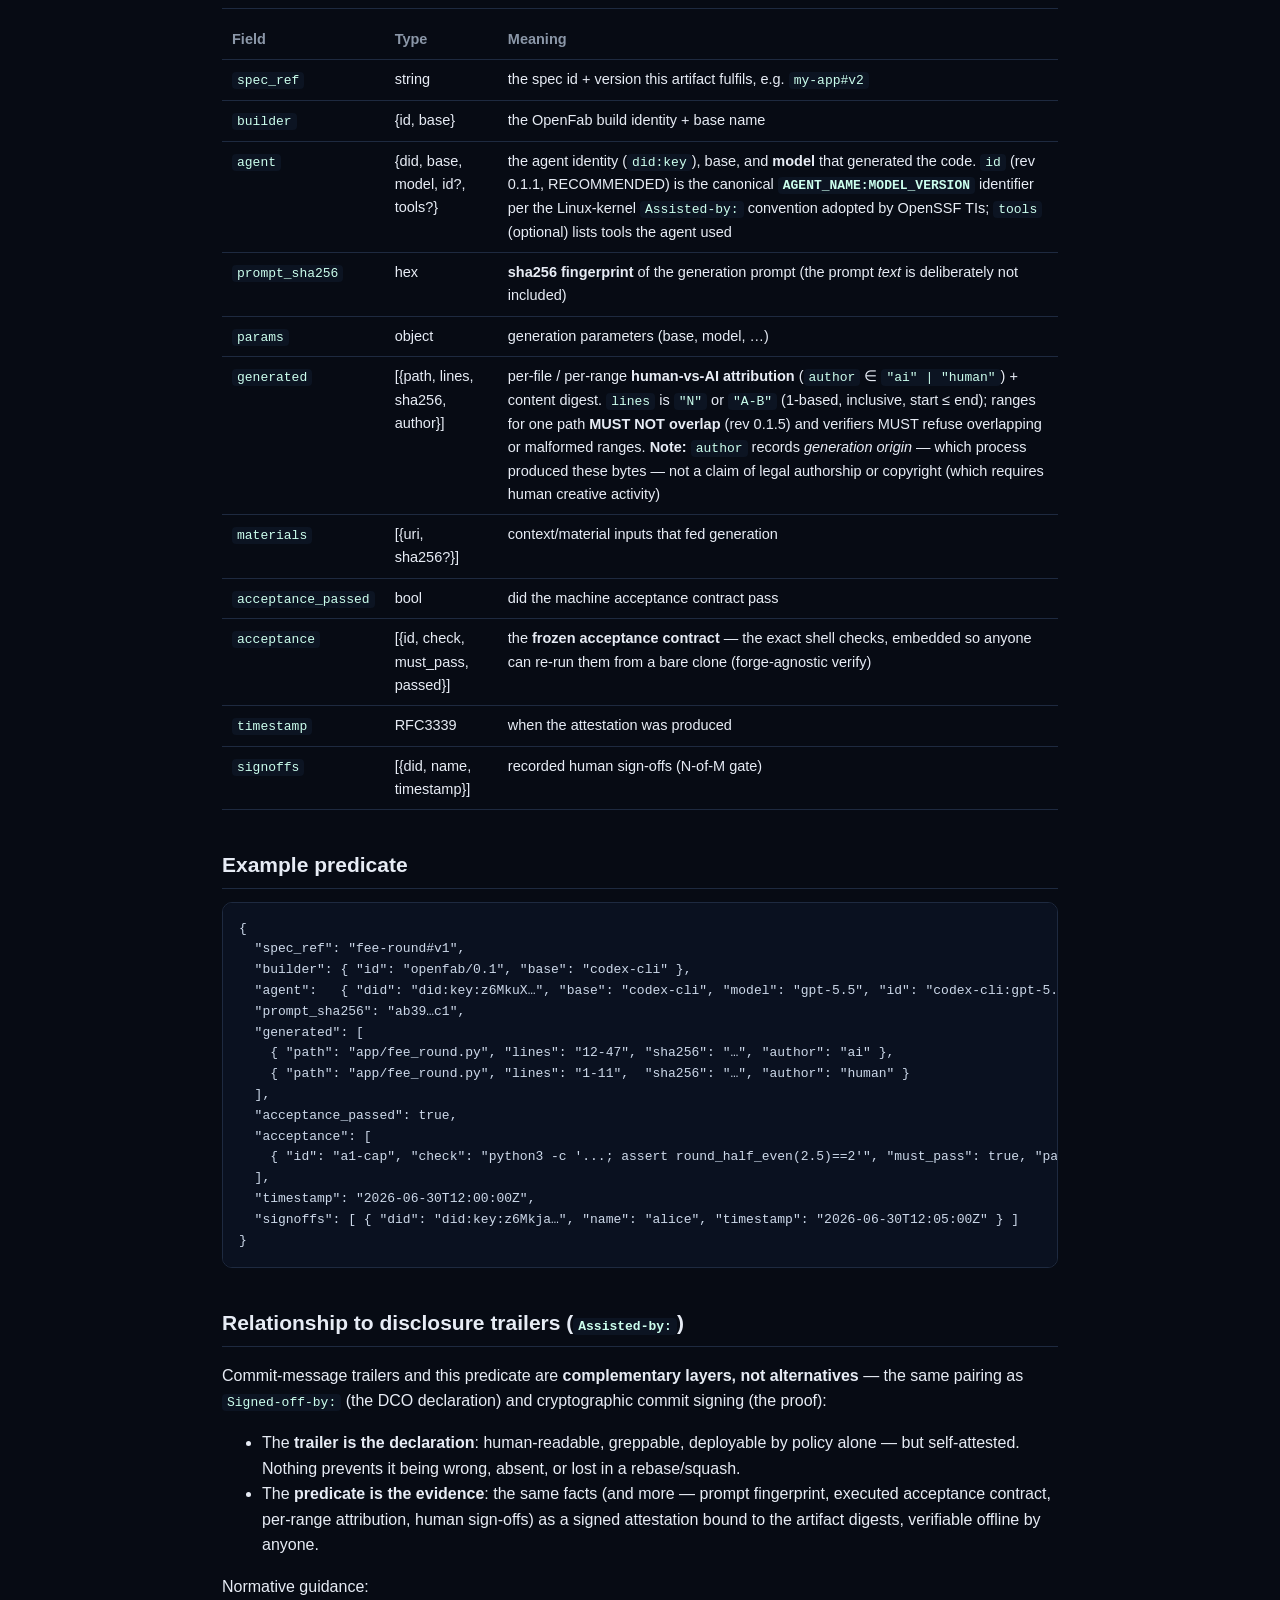
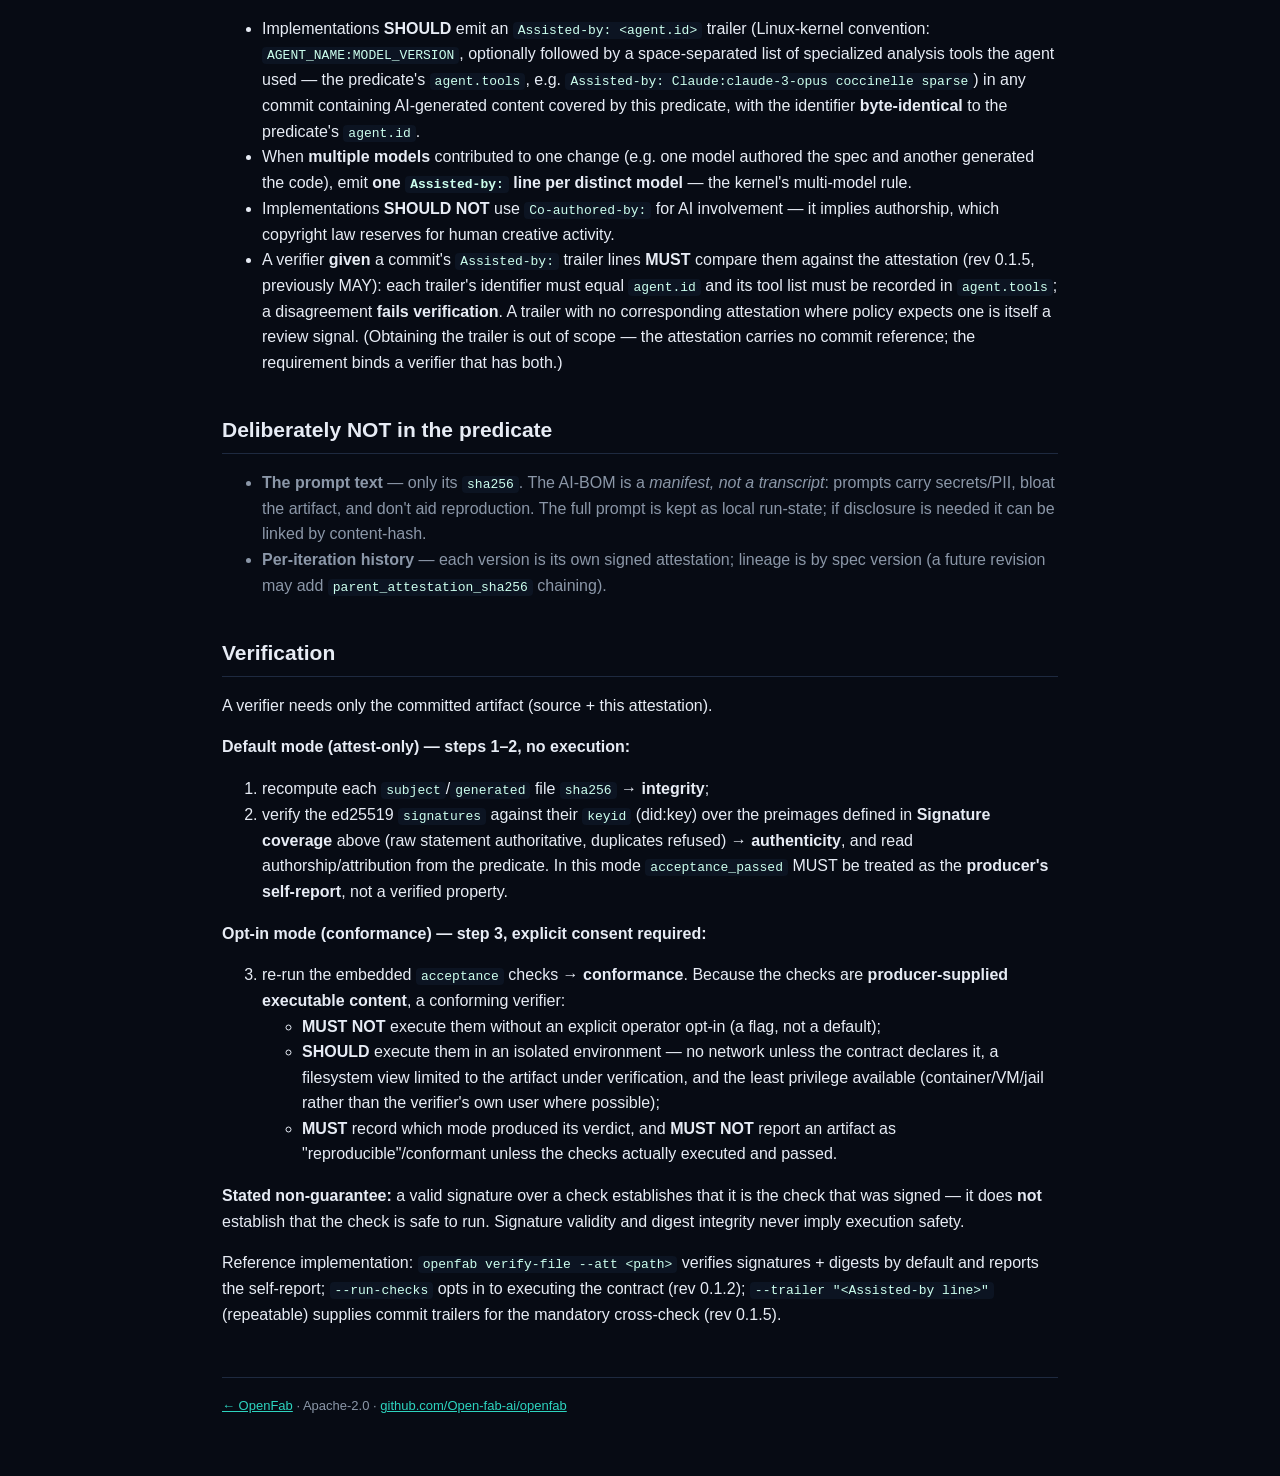
<file: attestation/generation/v0.1/index.html>
<!doctype html>
<html lang="en">
<head>
<meta charset="utf-8" />
<meta name="viewport" content="width=device-width, initial-scale=1" />
<title>OpenFab Generation Predicate v0.1</title>
<meta name="description" content="The openfab/generation in-toto predicate — an AI Bill of Materials recording human-vs-AI authorship, model, prompt fingerprint, the acceptance contract, and human sign-offs, bound to an artifact's file digests." />
<style>
  :root{ --bg:#070b14; --panel:#0f1626; --line:#1e2a40; --ink:#e7ecf5; --muted:#8b97a8; --teal:#2dd4bf; --amber:#f5a623; }
  *{ box-sizing:border-box }
  body{ margin:0; background:var(--bg); color:var(--ink); font:16px/1.6 -apple-system,Segoe UI,Inter,Arial,sans-serif; }
  .wrap{ max-width:880px; margin:0 auto; padding:48px 22px 80px; }
  a{ color:var(--teal); }
  .kick{ color:var(--teal); font-weight:700; letter-spacing:.12em; font-size:12px; text-transform:uppercase; }
  h1{ font-size:34px; margin:.2em 0 .1em; }
  h2{ font-size:21px; margin:1.8em 0 .5em; border-bottom:1px solid var(--line); padding-bottom:6px; }
  .uri{ display:inline-block; background:var(--panel); border:1px solid var(--line); border-radius:8px; padding:6px 12px; font-family:ui-monospace,JetBrains Mono,monospace; color:var(--teal); font-size:14px; word-break:break-all; }
  .status{ background:var(--panel); border-left:3px solid var(--amber); padding:10px 14px; border-radius:6px; color:var(--muted); font-size:14px; margin:18px 0; }
  table{ width:100%; border-collapse:collapse; margin:10px 0; font-size:14.5px; }
  th,td{ text-align:left; padding:8px 10px; border-bottom:1px solid var(--line); vertical-align:top; }
  th{ color:var(--muted); font-weight:600; }
  code{ font-family:ui-monospace,JetBrains Mono,monospace; color:#cfe; background:#0c1422; padding:1px 5px; border-radius:4px; font-size:13px; }
  pre{ background:#0a1120; border:1px solid var(--line); border-radius:10px; padding:16px; overflow:auto; font-family:ui-monospace,JetBrains Mono,monospace; font-size:13px; color:#cdd9ea; }
  .muted{ color:var(--muted); }
  footer{ margin-top:50px; color:var(--muted); font-size:13px; border-top:1px solid var(--line); padding-top:18px; }
</style>
</head>
<body>
<div class="wrap">
  <div class="kick">OpenFab · Open Standard (draft)</div>
  <h1>Generation Predicate — v0.1 <span class="muted" style="font-size:18px">(rev 0.1.5)</span></h1>
  <p><b>Predicate type URI:</b> <span class="uri">https://open-fab.ai/attestation/generation/v0.1</span></p>
  <p class="muted">By in-toto convention a <code>predicateType</code> is a URI pointing to the predicate's definition. This page is that definition.</p>
  <div class="status">Status: <b>draft open standard</b>. Intended to be proposed as a neutral in-toto / SLSA predicate type under neutral, community governance.<br/><br/>
  <b>rev 0.1.1 (additive, non-breaking):</b> aligns with the Linux-kernel / OpenSSF <code>Assisted-by:</code> disclosure convention — adds optional <code>agent.id</code> + <code>agent.tools</code>, a section on commit-trailer pairing, and a clarification that <code>generated[].author</code> records generation origin, not legal authorship. New fields are omitted when absent, so v0.1 attestations verify unchanged.<br/><br/>
  <b>rev 0.1.2 (additive, non-breaking):</b> hardens Verification — default verification stops at signatures + digests + attribution; re-executing the embedded acceptance contract is an explicit opt-in with normative isolation expectations; and a stated non-guarantee: a valid signature over a check does not make it safe to run.<br/><br/>
  <b>rev 0.1.3 (additive, non-breaking):</b> normatively defines the envelope encoding — the exact canonicalization the signatures cover (RFC 8785-coincident for the predicate's value domain), producer field-omission rules, an explicit statement that this envelope is NOT DSSE (no PAE), and a pinned golden conformance vector. v0.2 direction: a standard DSSE envelope.<br/><br/>
  <b>rev 0.1.4 (breaking for sign-off signatures):</b> adopts the six community findings from the OpenSSF TAC review of this draft (issue 628). Key order is defined by UTF-16 code units (matching RFC 8785 exactly, not just coincidentally); the value domain is normative (integers only, I-JSON safe range); <b>sign-off signature coverage is redefined</b> — the n-th sign-off signature covers the statement with the first n records <i>including its own</i>, so every record is inside a signed preimage (pre-0.1.4 sign-off signatures do NOT verify under this rule; fab signatures and <code>payload_sha256</code> are unaffected); verifiers treat received statement bytes as authoritative and refuse duplicate member names; signed conformance vectors from both reference implementations, with published test keys, are committed under <code>docs/vectors/</code>.<br/><br/>
  <b>rev 0.1.5 (tightening, non-breaking for conforming attestations):</b> adopts the two remaining community findings (F7/F8 of the conformance-suite review). <code>generated[].lines</code> ranges for one path MUST NOT overlap — an overlap claims a line as both ai- and human-authored — and the range format is normative (<code>"N"</code> or <code>"A-B"</code>, 1-based inclusive); verifiers refuse overlapping or malformed ranges. The <code>Assisted-by:</code> cross-check is raised from MAY to <b>MUST when a trailer is given</b>: a verifier presented with a commit's trailer lines must compare them against <code>agent.id</code>/<code>agent.tools</code>, and a disagreement fails verification. No previously conforming attestation is invalidated.</div>

  <h2>Purpose</h2>
  <p>The <b>generation predicate</b> records <i>how a software artifact was generated by an AI/agent pipeline</i> — the piece existing provenance (SLSA build provenance, commit signing) does not capture: <b>human-vs-AI authorship, the model, the prompt fingerprint, the acceptance contract, and the human sign-offs</b> — cryptographically bound to the artifact's file digests. It is an <b>AI Bill of Materials (AI-BOM)</b>.</p>

  <h2>Envelope</h2>
  <p>The predicate is carried inside an <b>in-toto Statement v1</b>, wrapped in a DSSE-style signed envelope:</p>
  <pre>{
  "payload_type": "application/vnd.in-toto+json",
  "payload_sha256": "&lt;sha256 of the canonical statement — the bytes the signatures cover&gt;",
  "statement": {
    "_type": "https://in-toto.io/Statement/v1",
    "subject": [{ "name": "&lt;artifact&gt;", "digest": { "sha256": "&lt;hex&gt;" } }],
    "predicateType": "https://open-fab.ai/attestation/generation/v0.1",
    "predicate": { /* the generation predicate, below */ }
  },
  "signatures": [
    { "keyid": "did:key:z6Mk…", "sig": "&lt;base64 ed25519&gt;", "algo": "ed25519", "role": "fab" },
    { "keyid": "did:key:z6Mk…", "sig": "&lt;base64&gt;", "algo": "ed25519", "role": "human-signoff" }
  ]
}</pre>

  <h2>Envelope encoding (normative, rev 0.1.3, amended rev 0.1.4)</h2>
  <p>The bytes the signatures cover — and that <code>payload_sha256</code> digests — are the <b>UTF-8 encoding of the canonical form of <code>statement</code></b>:</p>
  <ul>
    <li><b>Objects:</b> keys sorted ascending by <b>UTF-16 code units</b> — the RFC 8785 §3.2.3 order, which is what JavaScript's default string comparison implements. This differs from code-point order only for keys mixing supplementary-plane characters (U+10000 and above) with BMP characters above U+D7FF; implementations whose strings are code points (Rust, Go, Python) MUST convert keys to UTF-16 before comparing. No insignificant whitespace.</li>
    <li><b>Arrays:</b> element order preserved.</li>
    <li><b>Strings:</b> standard minimal JSON escaping — the two-character escapes (<code>\"</code>, <code>\\</code>, <code>\n</code>, <code>\r</code>, <code>\t</code>, <code>\b</code>, <code>\f</code>), <code>\u00XX</code> for other control characters; all other characters (including non-ASCII) as literal UTF-8, not escaped.</li>
    <li><b>Booleans / null:</b> literal <code>true</code> / <code>false</code> / <code>null</code>.</li>
    <li><b>Numbers (value domain, rev 0.1.4):</b> <b>integers only</b> — no floating-point numbers — and every integer MUST lie within the <a href="https://www.rfc-editor.org/rfc/rfc7493">I-JSON (RFC 7493)</a> safe range (|n| ≤ 2<sup>53</sup> − 1). Outside that range, JavaScript and 64-bit-integer parsers read <i>different values from the same text</i>, so the two sides would sign different bytes. Producers MUST NOT emit floats or out-of-range integers; canonicalizers and verifiers MUST refuse them.</li>
  </ul>
  <p>For statements respecting that value domain, this encoding is <b>exactly <a href="https://www.rfc-editor.org/rfc/rfc8785">RFC 8785 (JCS)</a></b> — a conforming JCS implementation reproduces the bytes.</p>
  <p><b>Producer omission rule:</b> empty <code>acceptance</code>/<code>signoffs</code> arrays and absent optional fields (<code>agent.id</code>, <code>agent.tools</code>, <code>materials[].sha256</code>) are omitted entirely — never serialized as empty arrays or <code>null</code>. Verifiers canonicalize the statement <b>as parsed</b>.</p>
  <p><b>What this envelope is NOT:</b> it is DSSE-<i>style</i>, not DSSE — the statement travels in the clear and signatures cover the canonical statement bytes directly; no PAE, no base64 payload. A future <b>v0.2</b> intends to adopt a standard DSSE envelope (PAE over a JCS-canonicalized payload) as a breaking change with a new predicate version.</p>
  <h2>Signature coverage (normative, rev 0.1.4)</h2>
  <p>Which bytes each signature covers, stated exactly:</p>
  <ul>
    <li><b><code>role: "fab"</code></b> and <b><code>payload_sha256</code></b> cover the canonical form of the statement <b>with <code>predicate.signoffs</code> removed entirely</b> — the fab-time statement. Sign-offs recorded later never invalidate the fab signature.</li>
    <li><b><code>role: "human-signoff"</code></b>, the n-th such signature (1-based, in <code>signatures</code> array order), covers the canonical form of the statement with <code>predicate.signoffs</code> <b>truncated to its first n records — its own record included</b>. Every record is thus inside at least one signed preimage; no record exists that no signature covers. (Pre-0.1.4 implementations signed the statement <i>before</i> appending the record, leaving the newest record uncovered — those signatures do not verify under this rule.)</li>
    <li><b>One signature per record, bound by key:</b> verifiers MUST check that <code>signoffs[n].did</code> equals the n-th sign-off signature's <code>keyid</code>, and that the number of sign-off records equals the number of valid sign-off signatures. An appended record with no signature, or a record naming a DID that did not sign, MUST fail verification.</li>
    <li><b>N-of-M counting:</b> any sign-off threshold MUST count <b>distinct verified signing keys</b>, never records or signature array entries.</li>
  </ul>
  <p><b>Verifier input handling (rev 0.1.4):</b> the <b>received statement bytes are authoritative</b>. Verifiers MUST build signature preimages from the statement <i>as parsed from the received document</i> — not from a typed data structure round-trip, which can silently drop members it does not model. Verifiers MUST refuse documents containing duplicate object member names (I-JSON), and MUST refuse statements whose numbers violate the value domain above.</p>
  <p><b>Golden conformance vector:</b> the reference repository pins a fixed statement whose canonical form is 756 bytes with <code>sha256 = 7051cb7073a3bee0a038255fd59d4679c95443bd6a81bb92d0ff3e765713bacd</code>, produced independently and byte-identically by the Rust and browser implementations (test <code>canonical_encoding_golden_vector</code>). Any change to this hash is a breaking change requiring a new predicate version.</p>
  <p><b>Signed conformance vectors (rev 0.1.4):</b> <code>docs/vectors/</code> in the reference repository holds four complete signed attestations — one from each reference implementation, with and without sign-offs — plus the published test keys needed to reproduce or extend them. CI cross-verifies all four in Rust (test <code>published_vectors_verify</code>), so the byte agreement between implementations is a permanent, machine-checked property rather than a one-time observation.</p>

  <h2>Predicate fields</h2>
  <table>
    <tr><th>Field</th><th>Type</th><th>Meaning</th></tr>
    <tr><td><code>spec_ref</code></td><td>string</td><td>the spec id + version this artifact fulfils, e.g. <code>my-app#v2</code></td></tr>
    <tr><td><code>builder</code></td><td>{id, base}</td><td>the OpenFab build identity + base name</td></tr>
    <tr><td><code>agent</code></td><td>{did, base, model, id?, tools?}</td><td>the agent identity (<code>did:key</code>), base, and <b>model</b> that generated the code. <code>id</code> (rev 0.1.1, RECOMMENDED) is the canonical <b><code>AGENT_NAME:MODEL_VERSION</code></b> identifier per the Linux-kernel <code>Assisted-by:</code> convention adopted by OpenSSF TIs; <code>tools</code> (optional) lists tools the agent used</td></tr>
    <tr><td><code>prompt_sha256</code></td><td>hex</td><td><b>sha256 fingerprint</b> of the generation prompt (the prompt <i>text</i> is deliberately not included)</td></tr>
    <tr><td><code>params</code></td><td>object</td><td>generation parameters (base, model, …)</td></tr>
    <tr><td><code>generated</code></td><td>[{path, lines, sha256, author}]</td><td>per-file / per-range <b>human-vs-AI attribution</b> (<code>author</code> ∈ <code>"ai" | "human"</code>) + content digest. <code>lines</code> is <code>"N"</code> or <code>"A-B"</code> (1-based, inclusive, start ≤ end); ranges for one path <b>MUST NOT overlap</b> (rev 0.1.5) and verifiers MUST refuse overlapping or malformed ranges. <b>Note:</b> <code>author</code> records <i>generation origin</i> — which process produced these bytes — not a claim of legal authorship or copyright (which requires human creative activity)</td></tr>
    <tr><td><code>materials</code></td><td>[{uri, sha256?}]</td><td>context/material inputs that fed generation</td></tr>
    <tr><td><code>acceptance_passed</code></td><td>bool</td><td>did the machine acceptance contract pass</td></tr>
    <tr><td><code>acceptance</code></td><td>[{id, check, must_pass, passed}]</td><td>the <b>frozen acceptance contract</b> — the exact shell checks, embedded so anyone can re-run them from a bare clone (forge-agnostic verify)</td></tr>
    <tr><td><code>timestamp</code></td><td>RFC3339</td><td>when the attestation was produced</td></tr>
    <tr><td><code>signoffs</code></td><td>[{did, name, timestamp}]</td><td>recorded human sign-offs (N-of-M gate)</td></tr>
  </table>

  <h2>Example predicate</h2>
  <pre>{
  "spec_ref": "fee-round#v1",
  "builder": { "id": "openfab/0.1", "base": "codex-cli" },
  "agent":   { "did": "did:key:z6MkuX…", "base": "codex-cli", "model": "gpt-5.5", "id": "codex-cli:gpt-5.5" },
  "prompt_sha256": "ab39…c1",
  "generated": [
    { "path": "app/fee_round.py", "lines": "12-47", "sha256": "…", "author": "ai" },
    { "path": "app/fee_round.py", "lines": "1-11",  "sha256": "…", "author": "human" }
  ],
  "acceptance_passed": true,
  "acceptance": [
    { "id": "a1-cap", "check": "python3 -c '...; assert round_half_even(2.5)==2'", "must_pass": true, "passed": true }
  ],
  "timestamp": "2026-06-30T12:00:00Z",
  "signoffs": [ { "did": "did:key:z6Mkja…", "name": "alice", "timestamp": "2026-06-30T12:05:00Z" } ]
}</pre>

  <h2>Relationship to disclosure trailers (<code>Assisted-by:</code>)</h2>
  <p>Commit-message trailers and this predicate are <b>complementary layers, not alternatives</b> — the same pairing as <code>Signed-off-by:</code> (the DCO declaration) and cryptographic commit signing (the proof):</p>
  <ul>
    <li>The <b>trailer is the declaration</b>: human-readable, greppable, deployable by policy alone — but self-attested. Nothing prevents it being wrong, absent, or lost in a rebase/squash.</li>
    <li>The <b>predicate is the evidence</b>: the same facts (and more — prompt fingerprint, executed acceptance contract, per-range attribution, human sign-offs) as a signed attestation bound to the artifact digests, verifiable offline by anyone.</li>
  </ul>
  <p>Normative guidance:</p>
  <ul>
    <li>Implementations <b>SHOULD</b> emit an <code>Assisted-by: &lt;agent.id&gt;</code> trailer (Linux-kernel convention: <code>AGENT_NAME:MODEL_VERSION</code>, optionally followed by a space-separated list of specialized analysis tools the agent used — the predicate's <code>agent.tools</code>, e.g. <code>Assisted-by: Claude:claude-3-opus coccinelle sparse</code>) in any commit containing AI-generated content covered by this predicate, with the identifier <b>byte-identical</b> to the predicate's <code>agent.id</code>.</li>
    <li>When <b>multiple models</b> contributed to one change (e.g. one model authored the spec and another generated the code), emit <b>one <code>Assisted-by:</code> line per distinct model</b> — the kernel's multi-model rule.</li>
    <li>Implementations <b>SHOULD NOT</b> use <code>Co-authored-by:</code> for AI involvement — it implies authorship, which copyright law reserves for human creative activity.</li>
    <li>A verifier <b>given</b> a commit's <code>Assisted-by:</code> trailer lines <b>MUST</b> compare them against the attestation (rev 0.1.5, previously MAY): each trailer's identifier must equal <code>agent.id</code> and its tool list must be recorded in <code>agent.tools</code>; a disagreement <b>fails verification</b>. A trailer with no corresponding attestation where policy expects one is itself a review signal. (Obtaining the trailer is out of scope — the attestation carries no commit reference; the requirement binds a verifier that has both.)</li>
  </ul>

  <h2>Deliberately NOT in the predicate</h2>
  <ul class="muted">
    <li><b>The prompt text</b> — only its <code>sha256</code>. The AI-BOM is a <i>manifest, not a transcript</i>: prompts carry secrets/PII, bloat the artifact, and don't aid reproduction. The full prompt is kept as local run-state; if disclosure is needed it can be linked by content-hash.</li>
    <li><b>Per-iteration history</b> — each version is its own signed attestation; lineage is by spec version (a future revision may add <code>parent_attestation_sha256</code> chaining).</li>
  </ul>

  <h2>Verification</h2>
  <p>A verifier needs only the committed artifact (source + this attestation).</p>
  <p><b>Default mode (attest-only) — steps 1–2, no execution:</b></p>
  <ol>
    <li>recompute each <code>subject</code>/<code>generated</code> file <code>sha256</code> → <b>integrity</b>;</li>
    <li>verify the ed25519 <code>signatures</code> against their <code>keyid</code> (did:key) over the preimages defined in <b>Signature coverage</b> above (raw statement authoritative, duplicates refused) → <b>authenticity</b>, and read authorship/attribution from the predicate. In this mode <code>acceptance_passed</code> MUST be treated as the <b>producer's self-report</b>, not a verified property.</li>
  </ol>
  <p><b>Opt-in mode (conformance) — step 3, explicit consent required:</b></p>
  <ol start="3">
    <li>re-run the embedded <code>acceptance</code> checks → <b>conformance</b>. Because the checks are <b>producer-supplied executable content</b>, a conforming verifier:
      <ul>
        <li><b>MUST NOT</b> execute them without an explicit operator opt-in (a flag, not a default);</li>
        <li><b>SHOULD</b> execute them in an isolated environment — no network unless the contract declares it, a filesystem view limited to the artifact under verification, and the least privilege available (container/VM/jail rather than the verifier's own user where possible);</li>
        <li><b>MUST</b> record which mode produced its verdict, and <b>MUST NOT</b> report an artifact as "reproducible"/conformant unless the checks actually executed and passed.</li>
      </ul>
    </li>
  </ol>
  <p><b>Stated non-guarantee:</b> a valid signature over a check establishes that it is the check that was signed — it does <b>not</b> establish that the check is safe to run. Signature validity and digest integrity never imply execution safety.</p>
  <p>Reference implementation: <code>openfab verify-file --att &lt;path&gt;</code> verifies signatures + digests by default and reports the self-report; <code>--run-checks</code> opts in to executing the contract (rev 0.1.2); <code>--trailer "&lt;Assisted-by line&gt;"</code> (repeatable) supplies commit trailers for the mandatory cross-check (rev 0.1.5).</p>

  <footer>
    <a href="/">← OpenFab</a> · Apache-2.0 · <a href="https://github.com/Open-fab-ai/openfab">github.com/Open-fab-ai/openfab</a>
  </footer>
</div>
</body>
</html>
</file>
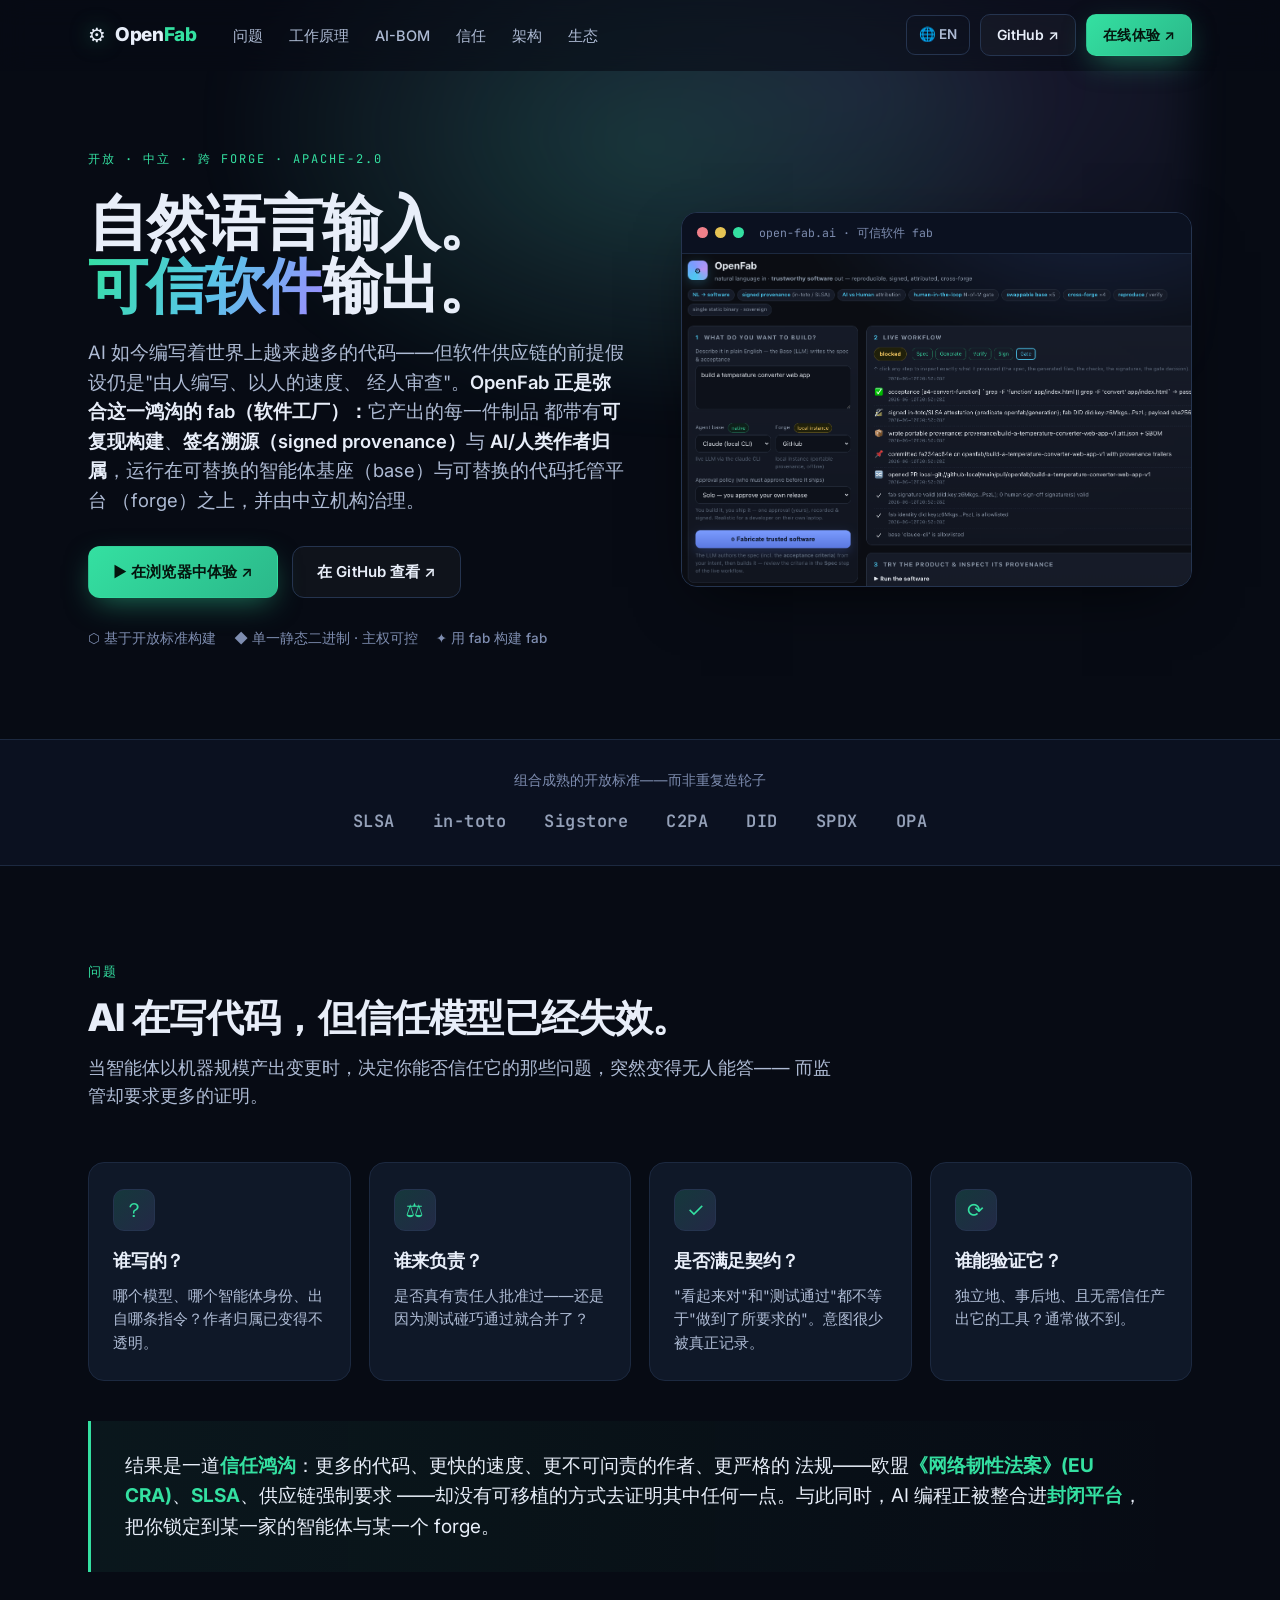
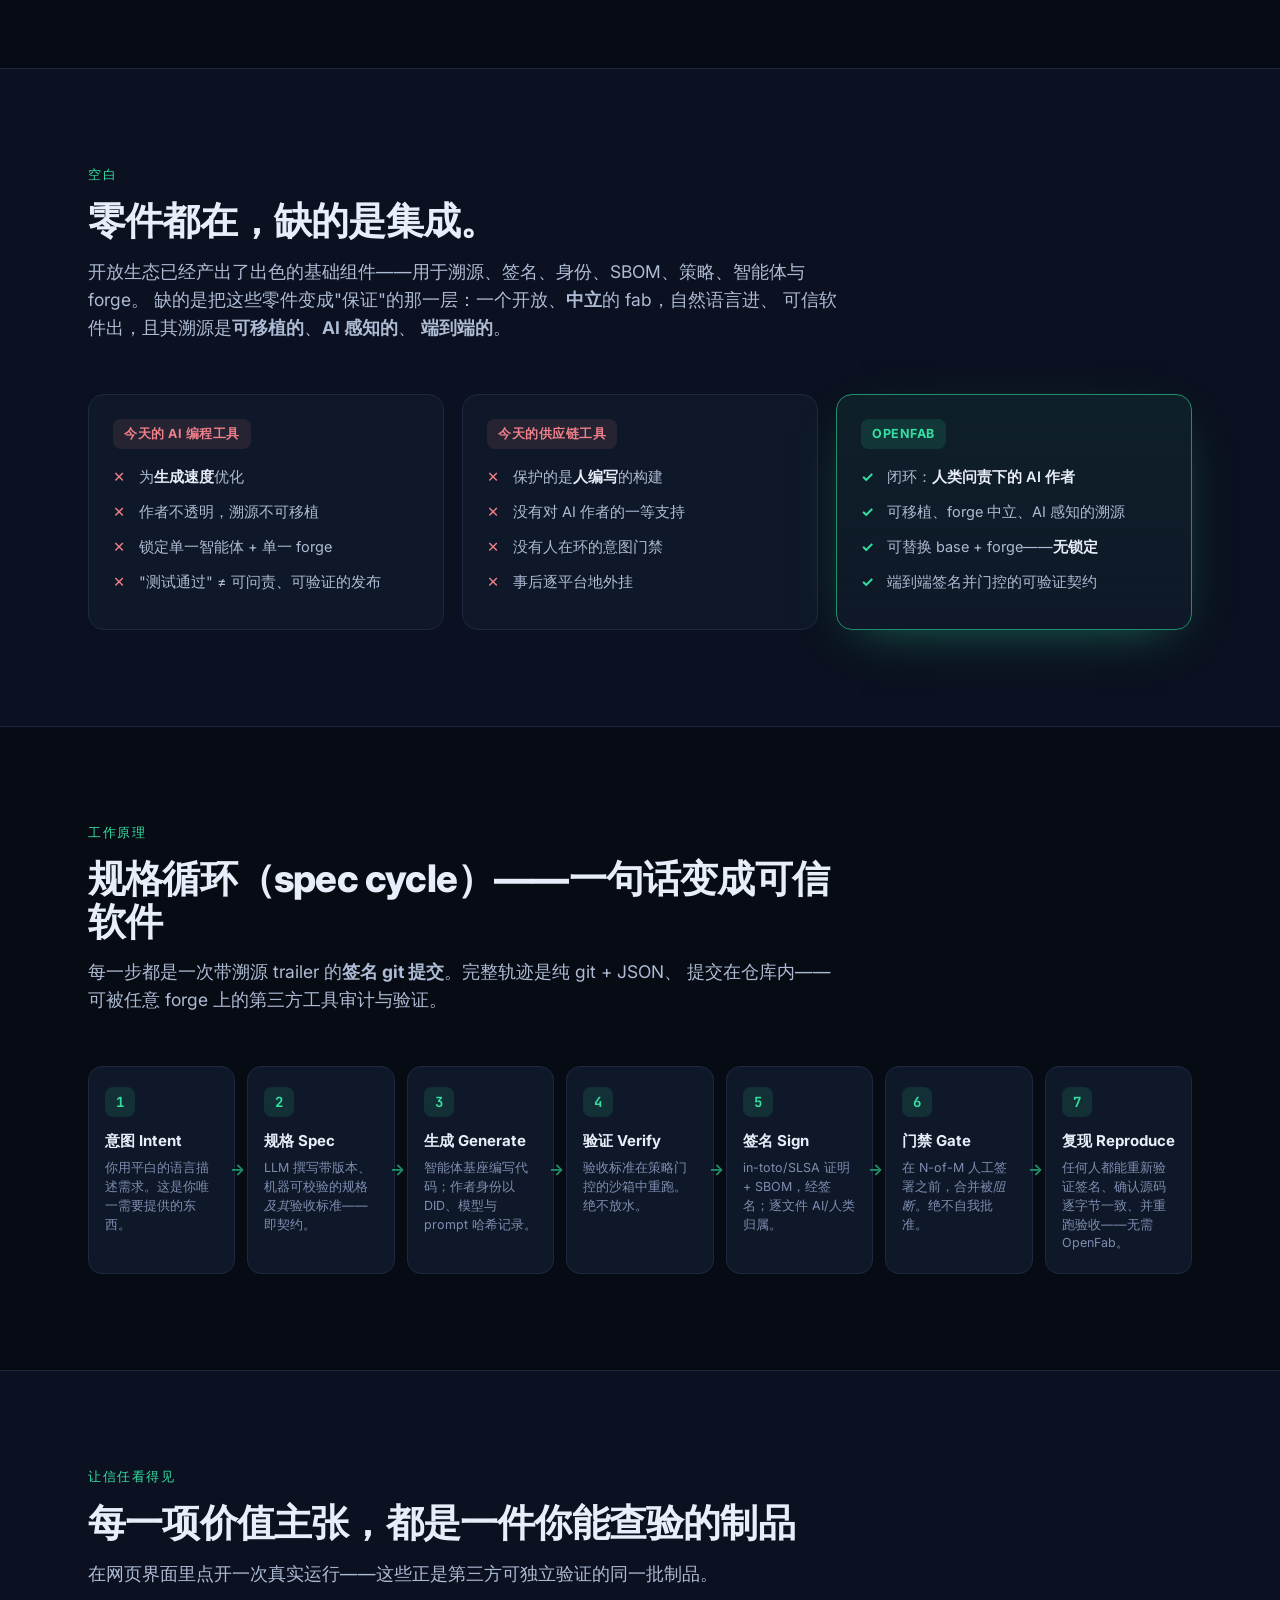
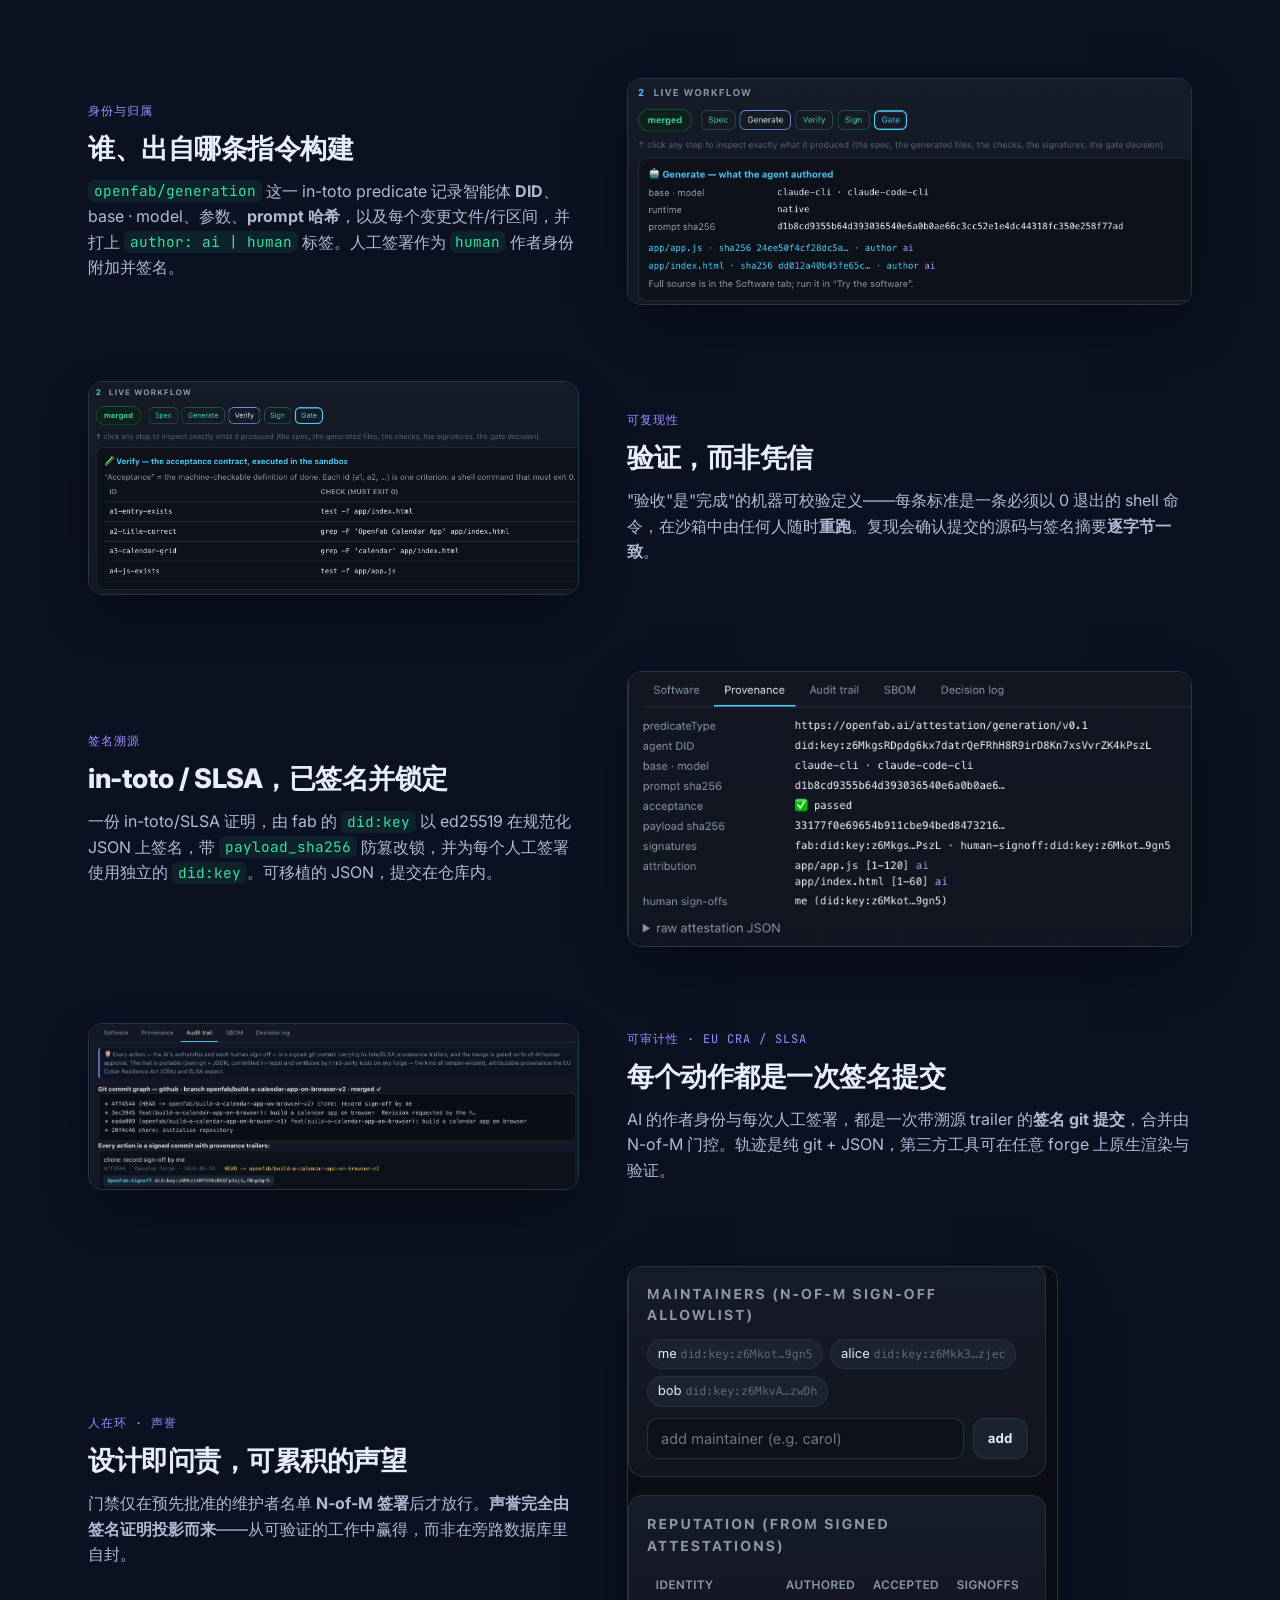
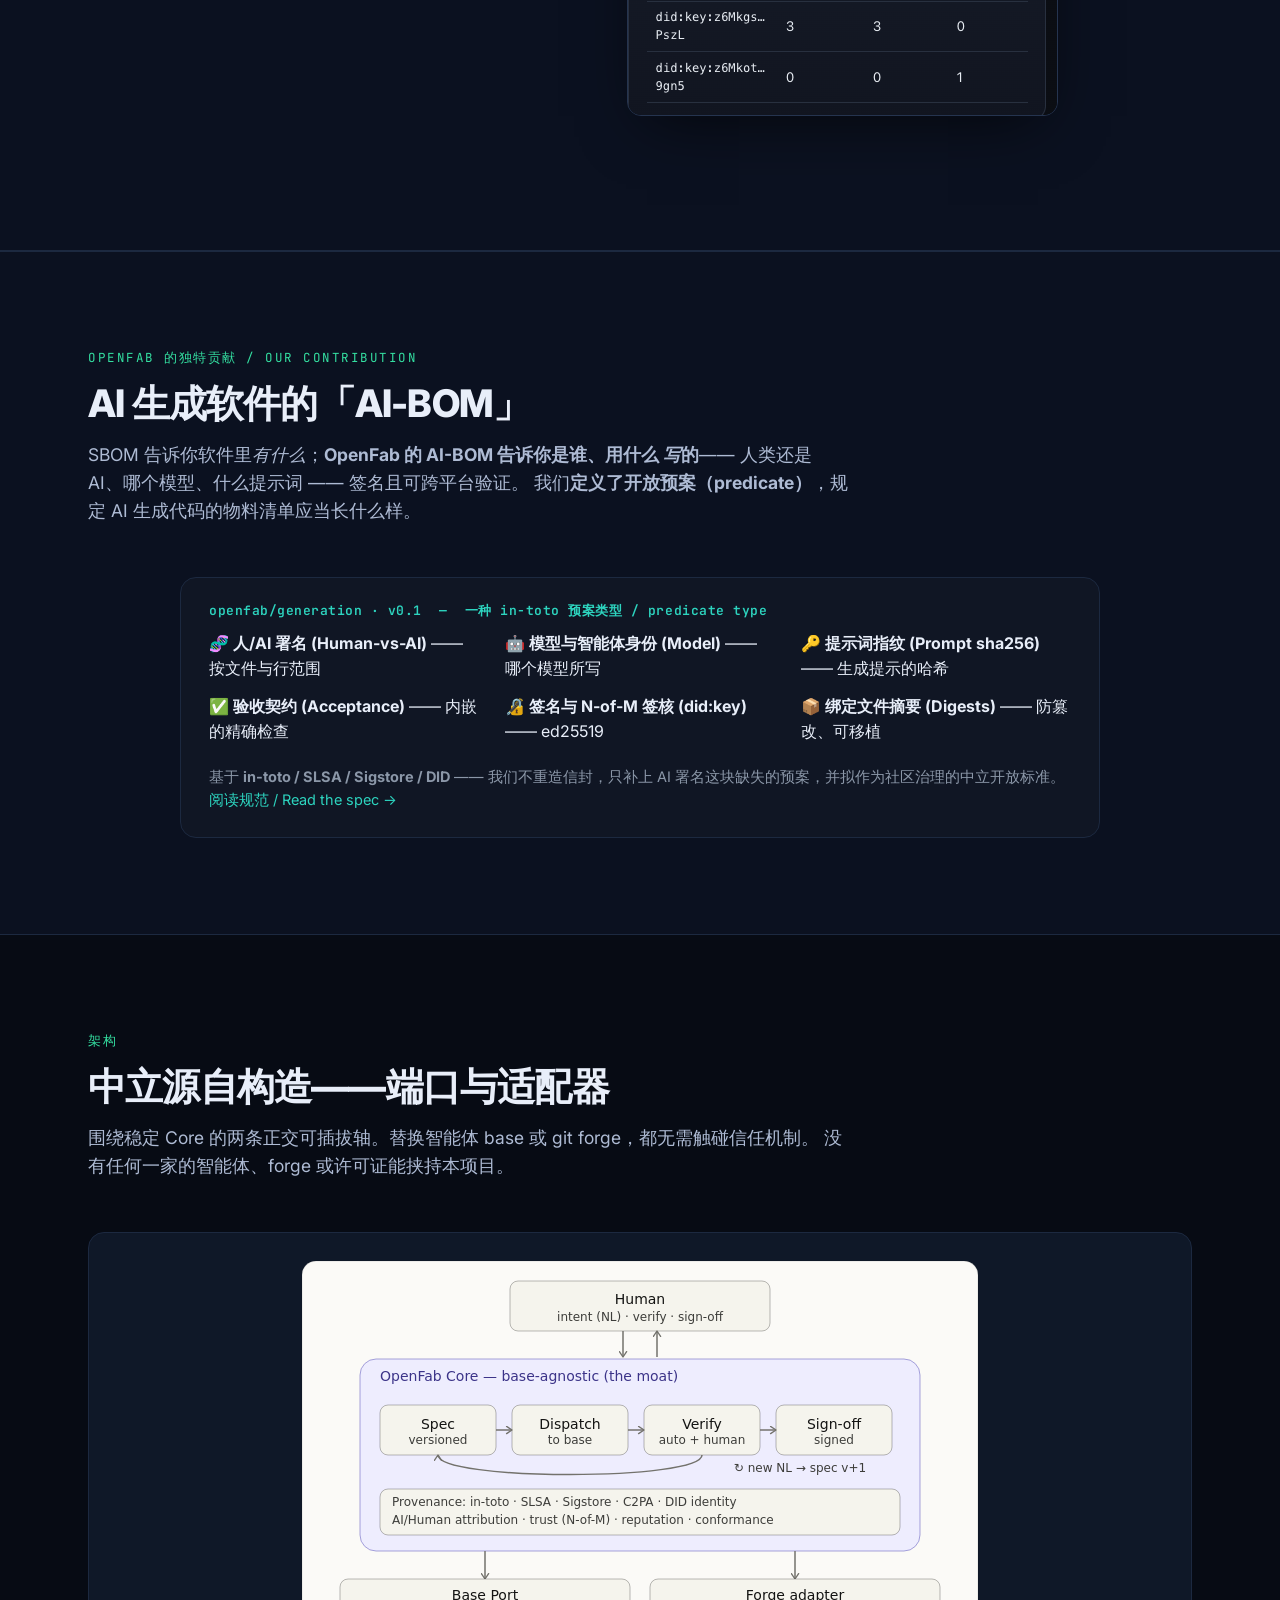
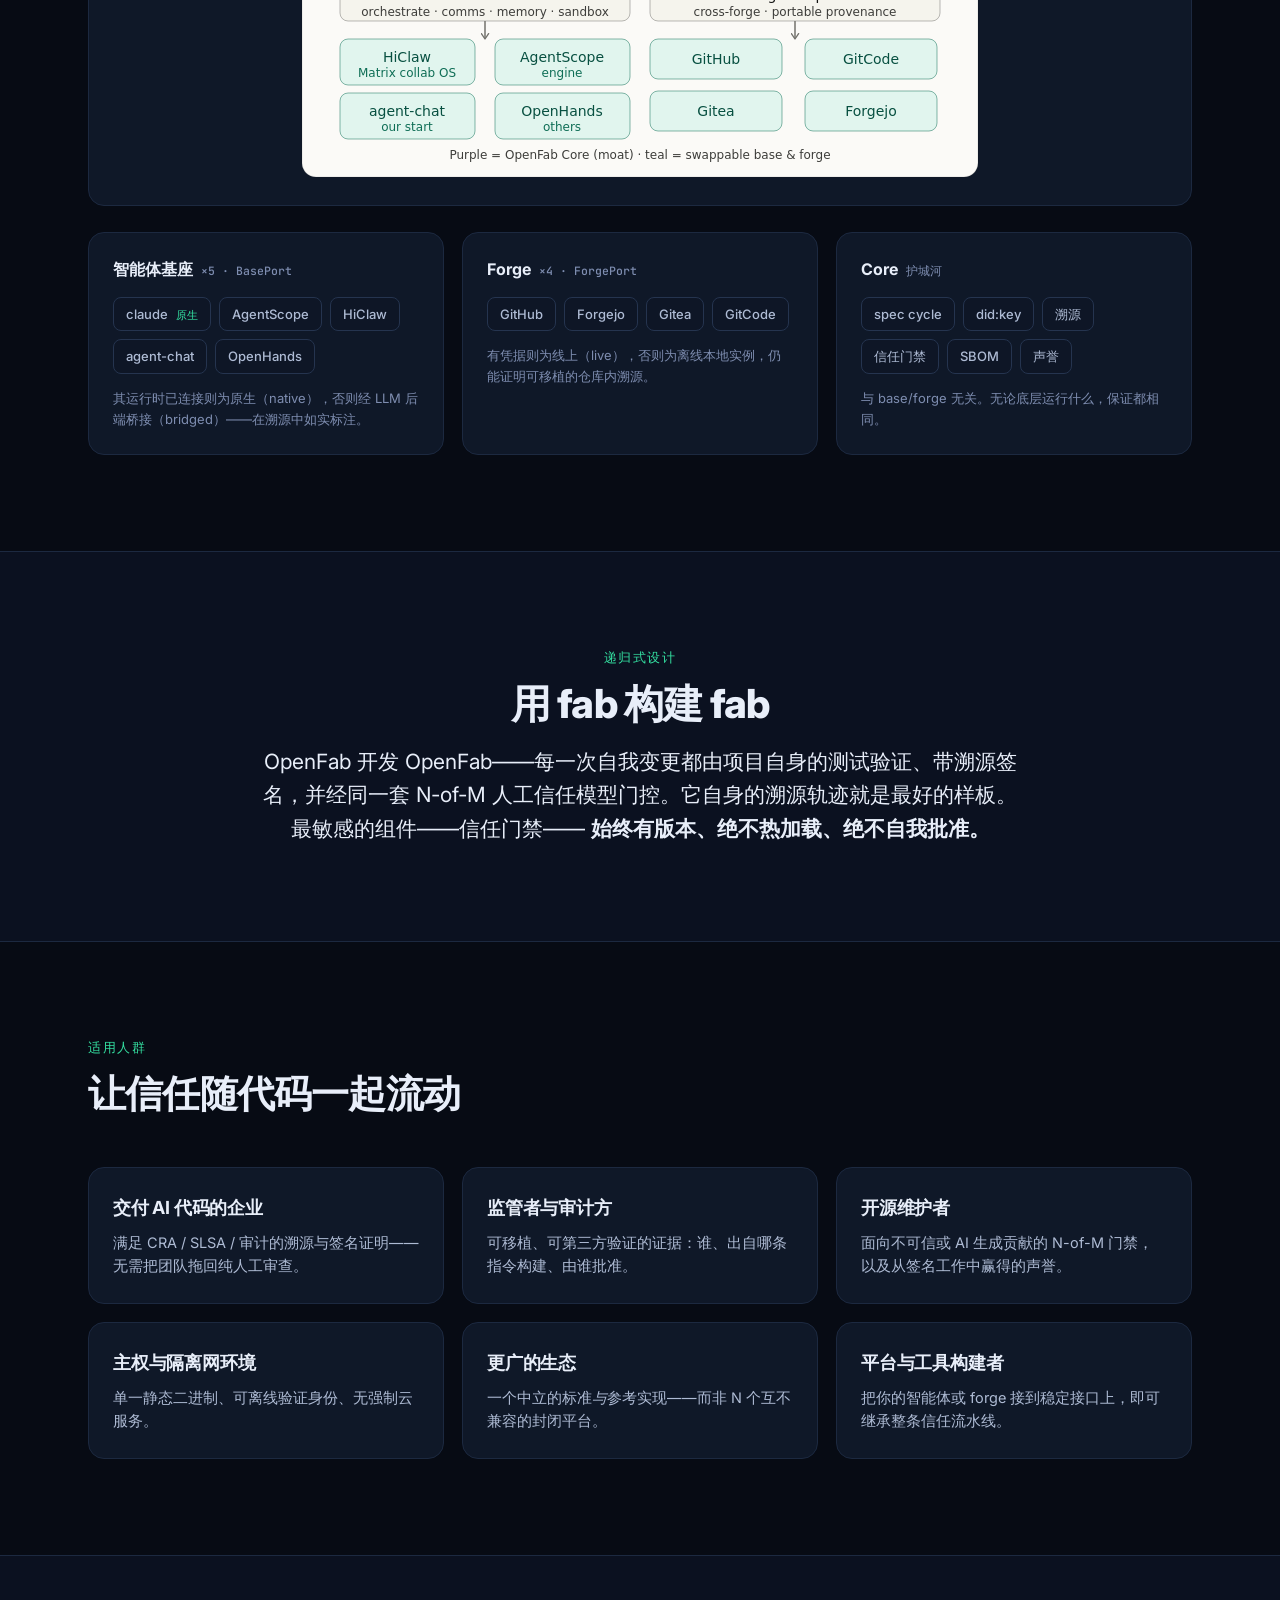
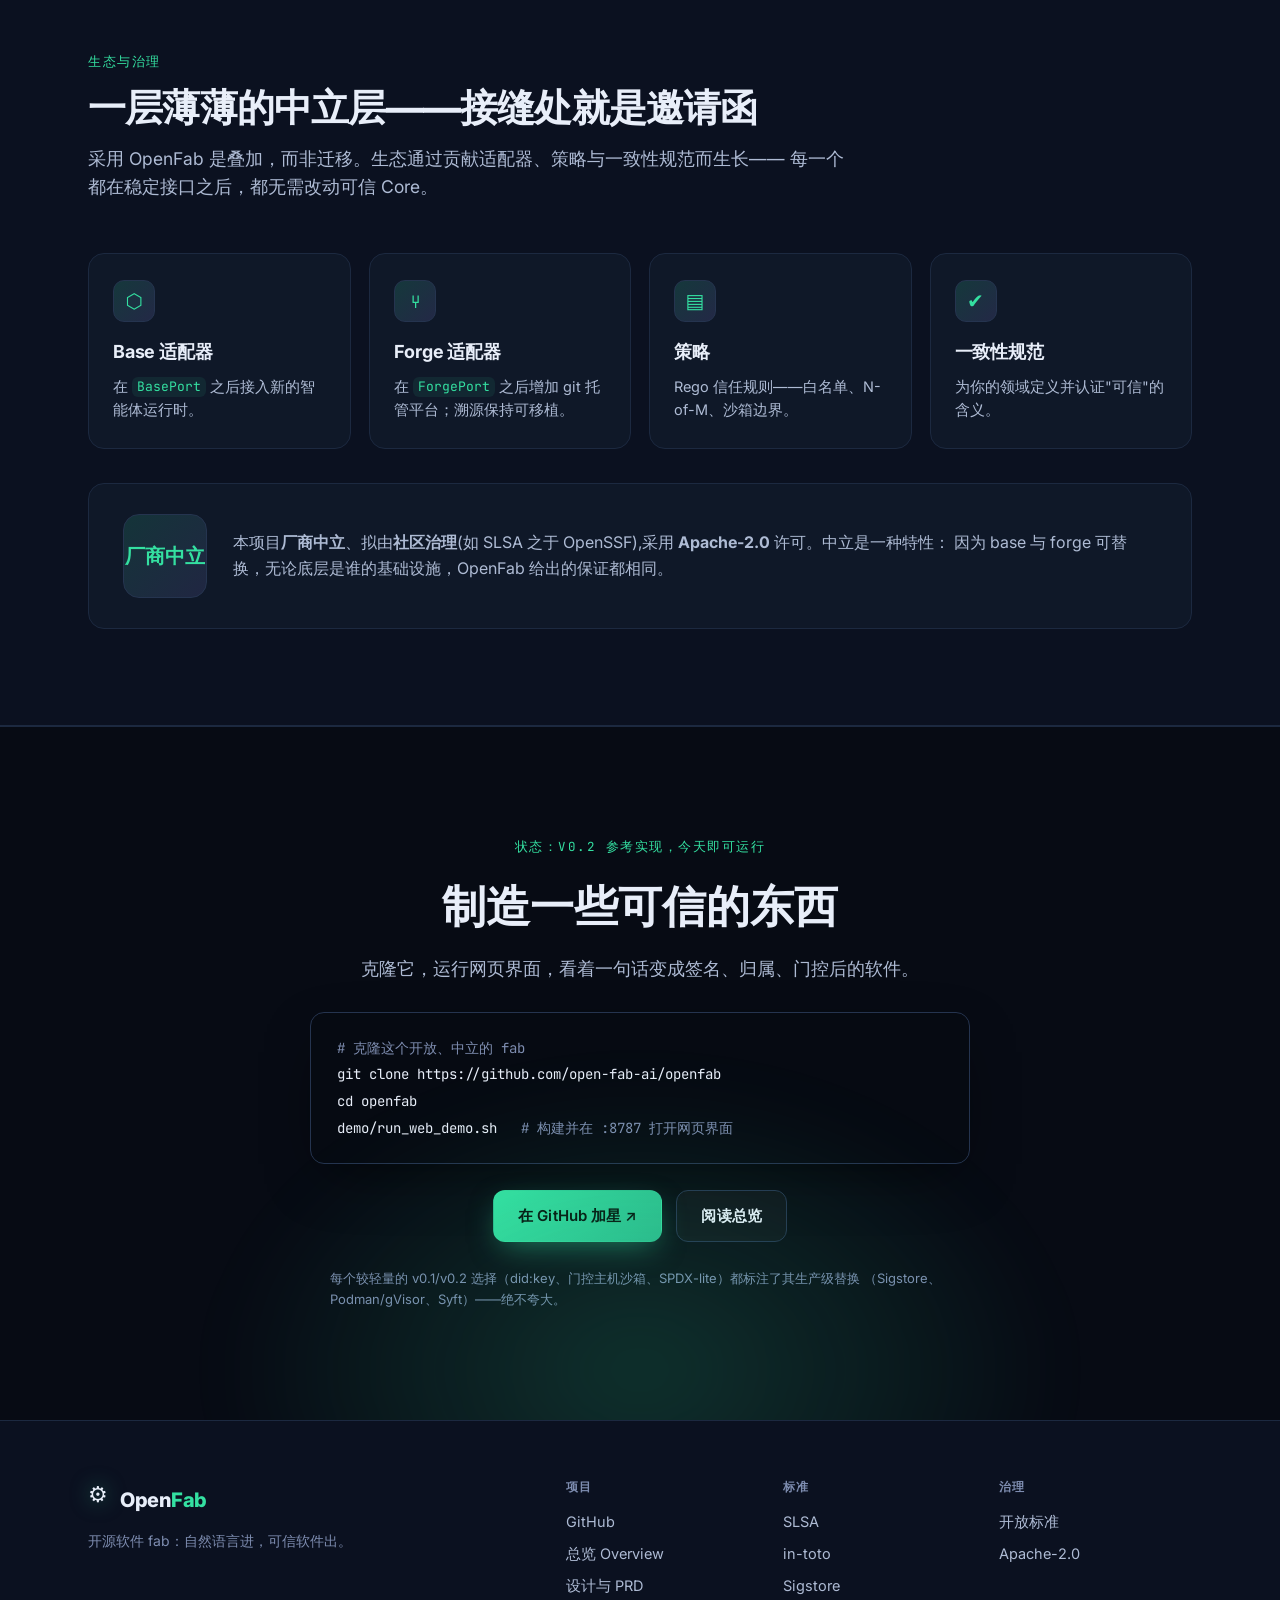
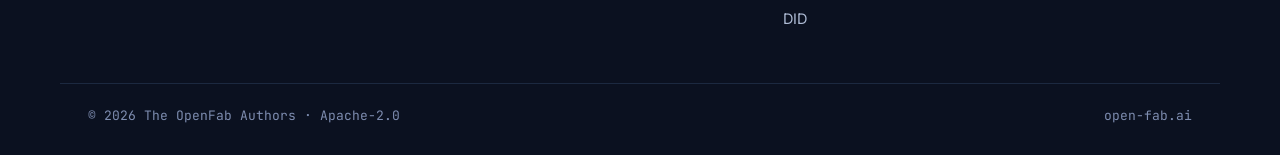
<file: index.zh.html>
<!doctype html>
<html lang="zh-CN">
<head>
<meta charset="utf-8" />
<meta name="viewport" content="width=device-width, initial-scale=1" />
<title>OpenFab — 自然语言输入，可信软件输出</title>
<meta name="description" content="OpenFab 是面向 AI 编写软件时代的开放、中立软件 fab：自然语言输入，可信软件输出。每一件制品都带有可复现构建、签名溯源（signed provenance）与 AI/人类作者归属，运行在可替换的智能体基座（base）与代码托管平台（forge）之上。基于 SLSA、in-toto、Sigstore、DID 构建。" />
<meta name="theme-color" content="#070b14" />
<link rel="preconnect" href="https://fonts.googleapis.com" />
<link rel="preconnect" href="https://fonts.gstatic.com" crossorigin />
<link href="https://fonts.googleapis.com/css2?family=Inter:wght@400;500;600;700;800;900&family=JetBrains+Mono:wght@400;500;600&display=swap" rel="stylesheet" />
<link rel="icon" href="data:image/svg+xml,%3Csvg xmlns='http://www.w3.org/2000/svg' viewBox='0 0 100 100'%3E%3Ctext y='.9em' font-size='90'%3E%E2%9A%99%EF%B8%8F%3C/text%3E%3C/svg%3E" />
<meta property="og:title" content="OpenFab — 从自然语言制造可信软件" />
<meta property="og:description" content="面向 AI 编写软件时代的开放、中立 fab。可复现构建 + 签名溯源 + AI/人类归属，运行在可替换的 base 与 forge 之上。" />
<meta property="og:type" content="website" />
<meta property="og:url" content="https://open-fab.ai" />
<meta property="og:image" content="https://open-fab.ai/assets/img/openfab-ui.png" />
<meta name="twitter:card" content="summary_large_image" />
<link rel="stylesheet" href="style.css" />
</head>
<body>

<!-- ============ NAV ============ -->
<header class="nav" id="nav">
  <div class="nav-inner">
    <a class="brand" href="#top">
      <span class="brand-mark">⚙</span>
      <span class="brand-name">Open<span class="accent">Fab</span></span>
    </a>
    <nav class="nav-links">
      <a href="#problem">问题</a>
      <a href="#how">工作原理</a>
      <a href="#aibom">AI-BOM</a>
      <a href="#trust">信任</a>
      <a href="#architecture">架构</a>
      <a href="#ecosystem">生态</a>
    </nav>
    <div class="nav-cta">
      <a class="lang-switch" href="index.html" hreflang="en" title="Switch to English">🌐 EN</a>
      <a class="btn ghost sm" href="https://github.com/open-fab-ai/openfab" target="_blank" rel="noopener">GitHub ↗</a>
      <a class="btn primary sm" href="https://open-fab-ai.github.io/openfab/" target="_blank" rel="noopener">在线体验 ↗</a>
    </div>
    <button class="nav-burger" id="burger" aria-label="菜单">☰</button>
  </div>
</header>

<main id="top">

<!-- ============ HERO ============ -->
<section class="hero">
  <div class="hero-glow"></div>
  <div class="container hero-inner">
    <div class="hero-copy reveal">
      <div class="eyebrow">开放 · 中立 · 跨 FORGE · APACHE-2.0</div>
      <h1>自然语言输入。<br /><span class="grad">可信软件</span>输出。</h1>
      <p class="lede">
        AI 如今编写着世界上越来越多的代码——但软件供应链的前提假设仍是"由人编写、以人的速度、
        经人审查"。<strong>OpenFab 正是弥合这一鸿沟的 fab（软件工厂）：</strong>它产出的每一件制品
        都带有<strong>可复现构建</strong>、<strong>签名溯源（signed provenance）</strong>与
        <strong>AI/人类作者归属</strong>，运行在可替换的智能体基座（base）与可替换的代码托管平台
        （forge）之上，并由中立机构治理。
      </p>
      <div class="hero-actions">
        <a class="btn primary" href="https://open-fab-ai.github.io/openfab/" target="_blank" rel="noopener">▶ 在浏览器中体验 ↗</a>
        <a class="btn ghost" href="https://github.com/open-fab-ai/openfab" target="_blank" rel="noopener">在 GitHub 查看 ↗</a>
      </div>
      <div class="hero-meta">
        <span>⬡ 基于开放标准构建</span>
        <span>◆ 单一静态二进制 · 主权可控</span>
        <span>✦ 用 fab 构建 fab</span>
      </div>
    </div>
    <div class="hero-shot reveal">
      <div class="shot-frame">
        <div class="shot-bar"><i></i><i></i><i></i><span>open-fab.ai · 可信软件 fab</span></div>
        <img src="assets/img/openfab-ui.png" alt="OpenFab 网页界面——自然语言进、可信工作流、签名溯源出" loading="eager" />
      </div>
    </div>
  </div>
</section>

<!-- ============ STANDARDS BAR ============ -->
<section class="standards">
  <div class="container">
    <p class="standards-label">组合成熟的开放标准——而非重复造轮子</p>
    <div class="standards-row">
      <span>SLSA</span><span>in-toto</span><span>Sigstore</span><span>C2PA</span>
      <span>DID</span><span>SPDX</span><span>OPA</span>
    </div>
  </div>
</section>

<!-- ============ PROBLEM ============ -->
<section class="section" id="problem">
  <div class="container">
    <div class="section-head reveal">
      <div class="kicker">问题</div>
      <h2>AI 在写代码，但信任模型已经失效。</h2>
      <p class="section-sub">
        当智能体以机器规模产出变更时，决定你能否信任它的那些问题，突然变得无人能答——
        而监管却要求更多的证明。
      </p>
    </div>
    <div class="grid-4">
      <div class="card reveal">
        <div class="card-ic">？</div>
        <h3>谁写的？</h3>
        <p>哪个模型、哪个智能体身份、出自哪条指令？作者归属已变得不透明。</p>
      </div>
      <div class="card reveal">
        <div class="card-ic">⚖</div>
        <h3>谁来负责？</h3>
        <p>是否真有责任人批准过——还是因为测试碰巧通过就合并了？</p>
      </div>
      <div class="card reveal">
        <div class="card-ic">✓</div>
        <h3>是否满足契约？</h3>
        <p>"看起来对"和"测试通过"都不等于"做到了所要求的"。意图很少被真正记录。</p>
      </div>
      <div class="card reveal">
        <div class="card-ic">⟳</div>
        <h3>谁能验证它？</h3>
        <p>独立地、事后地、且无需信任产出它的工具？通常做不到。</p>
      </div>
    </div>
    <div class="pull reveal">
      结果是一道<strong>信任鸿沟</strong>：更多的代码、更快的速度、更不可问责的作者、更严格的
      法规——欧盟<strong>《网络韧性法案》(EU CRA)</strong>、<strong>SLSA</strong>、供应链强制要求
      ——却没有可移植的方式去证明其中任何一点。与此同时，AI 编程正被整合进<strong>封闭平台</strong>，
      把你锁定到某一家的智能体与某一个 forge。
    </div>
  </div>
</section>

<!-- ============ GAP / SOLUTION INTRO ============ -->
<section class="section alt" id="solution">
  <div class="container">
    <div class="section-head reveal">
      <div class="kicker">空白</div>
      <h2>零件都在，缺的是集成。</h2>
      <p class="section-sub">
        开放生态已经产出了出色的基础组件——用于溯源、签名、身份、SBOM、策略、智能体与 forge。
        缺的是把这些零件变成"保证"的那一层：一个开放、<strong>中立</strong>的 fab，自然语言进、
        可信软件出，且其溯源是<strong>可移植的</strong>、<strong>AI 感知的</strong>、
        <strong>端到端的</strong>。
      </p>
    </div>
    <div class="split reveal">
      <div class="split-col">
        <div class="split-tag bad">今天的 AI 编程工具</div>
        <ul class="ticks bad">
          <li>为<b>生成速度</b>优化</li>
          <li>作者不透明，溯源不可移植</li>
          <li>锁定单一智能体 + 单一 forge</li>
          <li>"测试通过" ≠ 可问责、可验证的发布</li>
        </ul>
      </div>
      <div class="split-col">
        <div class="split-tag bad">今天的供应链工具</div>
        <ul class="ticks bad">
          <li>保护的是<b>人编写</b>的构建</li>
          <li>没有对 AI 作者的一等支持</li>
          <li>没有人在环的意图门禁</li>
          <li>事后逐平台地外挂</li>
        </ul>
      </div>
      <div class="split-col hi">
        <div class="split-tag good">OpenFab</div>
        <ul class="ticks good">
          <li>闭环：<b>人类问责下的 AI 作者</b></li>
          <li>可移植、forge 中立、AI 感知的溯源</li>
          <li>可替换 base + forge——<b>无锁定</b></li>
          <li>端到端签名并门控的可验证契约</li>
        </ul>
      </div>
    </div>
  </div>
</section>

<!-- ============ HOW IT WORKS ============ -->
<section class="section" id="how">
  <div class="container">
    <div class="section-head reveal">
      <div class="kicker">工作原理</div>
      <h2>规格循环（spec cycle）——一句话变成可信软件</h2>
      <p class="section-sub">
        每一步都是一次带溯源 trailer 的<strong>签名 git 提交</strong>。完整轨迹是纯 git + JSON、
        提交在仓库内——可被任意 forge 上的第三方工具审计与验证。
      </p>
    </div>
    <ol class="cycle reveal">
      <li><span class="cn">1</span><h4>意图 Intent</h4><p>你用平白的语言描述需求。这是你唯一需要提供的东西。</p></li>
      <li><span class="cn">2</span><h4>规格 Spec</h4><p>LLM 撰写带版本、机器可校验的规格<em>及其</em>验收标准——即契约。</p></li>
      <li><span class="cn">3</span><h4>生成 Generate</h4><p>智能体基座编写代码；作者身份以 DID、模型与 prompt 哈希记录。</p></li>
      <li><span class="cn">4</span><h4>验证 Verify</h4><p>验收标准在策略门控的沙箱中重跑。绝不放水。</p></li>
      <li><span class="cn">5</span><h4>签名 Sign</h4><p>in-toto/SLSA 证明 + SBOM，经签名；逐文件 AI/人类归属。</p></li>
      <li><span class="cn">6</span><h4>门禁 Gate</h4><p>在 N-of-M 人工签署之前，合并被<em>阻断</em>。绝不自我批准。</p></li>
      <li><span class="cn">7</span><h4>复现 Reproduce</h4><p>任何人都能重新验证签名、确认源码逐字节一致、并重跑验收——无需 OpenFab。</p></li>
    </ol>
  </div>
</section>

<!-- ============ TRUST STORY ============ -->
<section class="section alt" id="trust">
  <div class="container">
    <div class="section-head reveal">
      <div class="kicker">让信任看得见</div>
      <h2>每一项价值主张，都是一件你能查验的制品</h2>
      <p class="section-sub">在网页界面里点开一次真实运行——这些正是第三方可独立验证的同一批制品。</p>
    </div>

    <div class="feature reveal">
      <div class="feature-text">
        <div class="feat-kicker">身份与归属</div>
        <h3>谁、出自哪条指令构建</h3>
        <p><code>openfab/generation</code> 这一 in-toto predicate 记录智能体 <strong>DID</strong>、base · model、参数、<strong>prompt 哈希</strong>，以及每个变更文件/行区间，并打上 <code>author: ai | human</code> 标签。人工签署作为 <code>human</code> 作者身份附加并签名。</p>
      </div>
      <div class="feature-shot"><img src="assets/img/workflow-generate.png" alt="生成面板——智能体 DID、模型、prompt SHA-256、逐文件 ai/human 归属" loading="lazy" /></div>
    </div>

    <div class="feature reverse reveal">
      <div class="feature-text">
        <div class="feat-kicker">可复现性</div>
        <h3>验证，而非凭信</h3>
        <p>"验收"是"完成"的机器可校验定义——每条标准是一条必须以 0 退出的 shell 命令，在沙箱中由任何人随时<strong>重跑</strong>。复现会确认提交的源码与签名摘要<strong>逐字节一致</strong>。</p>
      </div>
      <div class="feature-shot"><img src="assets/img/workflow-verify.png" alt="验证面板——验收契约在沙箱中执行" loading="lazy" /></div>
    </div>

    <div class="feature reveal">
      <div class="feature-text">
        <div class="feat-kicker">签名溯源</div>
        <h3>in-toto / SLSA，已签名并锁定</h3>
        <p>一份 in-toto/SLSA 证明，由 fab 的 <code>did:key</code> 以 ed25519 在规范化 JSON 上签名，带 <code>payload_sha256</code> 防篡改锁，并为每个人工签署使用独立的 <code>did:key</code>。可移植的 JSON，提交在仓库内。</p>
      </div>
      <div class="feature-shot"><img src="assets/img/tab-provenance.png" alt="溯源标签页——完整的签名 in-toto/SLSA 证明" loading="lazy" /></div>
    </div>

    <div class="feature reverse reveal">
      <div class="feature-text">
        <div class="feat-kicker">可审计性 · EU CRA / SLSA</div>
        <h3>每个动作都是一次签名提交</h3>
        <p>AI 的作者身份与每次人工签署，都是一次带溯源 trailer 的<strong>签名 git 提交</strong>，合并由 N-of-M 门控。轨迹是纯 git + JSON，第三方工具可在任意 forge 上原生渲染与验证。</p>
      </div>
      <div class="feature-shot"><img src="assets/img/tab-audit-trail.png" alt="审计轨迹标签页——带溯源 trailer 的签名提交图" loading="lazy" /></div>
    </div>

    <div class="feature reveal">
      <div class="feature-text">
        <div class="feat-kicker">人在环 · 声誉</div>
        <h3>设计即问责，可累积的声望</h3>
        <p>门禁仅在预先批准的维护者名单<strong> N-of-M 签署</strong>后才放行。<strong>声誉完全由签名证明投影而来</strong>——从可验证的工作中赢得，而非在旁路数据库里自封。</p>
      </div>
      <div class="feature-shot"><img src="assets/img/maintainers-reputation.png" alt="维护者名单与由证明投影出的声誉" loading="lazy" /></div>
    </div>
  </div>
</section>

<!-- ============ AI-BOM / GENERATION PREDICATE ============ -->
<section class="section alt" id="aibom">
  <div class="container">
    <div class="section-head reveal">
      <div class="kicker">OpenFab 的独特贡献 / Our contribution</div>
      <h2>AI 生成软件的「AI-BOM」</h2>
      <p class="section-sub">
        SBOM 告诉你软件里<em>有什么</em>；<strong>OpenFab 的 AI-BOM 告诉你是谁、用什么
        <em>写</em>的</strong>—— 人类还是 AI、哪个模型、什么提示词 —— 签名且可跨平台验证。
        我们<strong>定义了开放预案（predicate）</strong>，规定 AI 生成代码的物料清单应当长什么样。
      </p>
    </div>
    <div class="reveal" style="max-width:920px;margin:0 auto;background:rgba(255,255,255,.02);border:1px solid var(--line,#1e2a40);border-radius:16px;padding:26px 28px">
      <div style="font:600 13px/1 ui-monospace,JetBrains Mono,monospace;color:var(--accent,#2dd4bf);letter-spacing:.04em;margin-bottom:14px">
        openfab/generation · v0.1 &nbsp;—&nbsp; 一种 in-toto 预案类型 / predicate type
      </div>
      <ul style="list-style:none;margin:0;padding:0;display:grid;grid-template-columns:repeat(auto-fit,minmax(240px,1fr));gap:12px 26px">
        <li>🧬 <strong>人/AI 署名 (Human-vs-AI)</strong> —— 按文件与行范围</li>
        <li>🤖 <strong>模型与智能体身份 (Model)</strong> —— 哪个模型所写</li>
        <li>🔑 <strong>提示词指纹 (Prompt sha256)</strong> —— 生成提示的哈希</li>
        <li>✅ <strong>验收契约 (Acceptance)</strong> —— 内嵌的精确检查</li>
        <li>🔏 <strong>签名与 N-of-M 签核 (did:key)</strong> —— ed25519</li>
        <li>📦 <strong>绑定文件摘要 (Digests)</strong> —— 防篡改、可移植</li>
      </ul>
      <p style="margin:20px 0 0;color:var(--muted,#8b97a8);font-size:14.5px">
        基于 <strong>in-toto / SLSA / Sigstore / DID</strong> —— 我们不重造信封，只补上 AI
        署名这块缺失的预案，并拟作为社区治理的中立开放标准。&nbsp;
        <a href="/attestation/generation/v0.1/" style="color:var(--accent,#2dd4bf);white-space:nowrap">阅读规范 / Read the spec →</a>
      </p>
    </div>
  </div>
</section>

<!-- ============ ARCHITECTURE ============ -->
<section class="section" id="architecture">
  <div class="container">
    <div class="section-head reveal">
      <div class="kicker">架构</div>
      <h2>中立源自构造——端口与适配器</h2>
      <p class="section-sub">
        围绕稳定 Core 的两条正交可插拔轴。替换智能体 base 或 git forge，都无需触碰信任机制。
        没有任何一家的智能体、forge 或许可证能挟持本项目。
      </p>
    </div>
    <div class="arch reveal">
      <img src="assets/architecture.svg" alt="OpenFab 工作流与可插拔架构——围绕稳定 Core 的可替换 Base 与 Forge" />
    </div>
    <div class="matrix reveal">
      <div class="matrix-col">
        <h4>智能体基座 <span>×5 · BasePort</span></h4>
        <div class="chips">
          <span class="chip">claude <i>原生</i></span>
          <span class="chip">AgentScope</span>
          <span class="chip">HiClaw</span>
          <span class="chip">agent-chat</span>
          <span class="chip">OpenHands</span>
        </div>
        <p>其运行时已连接则为原生（native），否则经 LLM 后端桥接（bridged）——在溯源中如实标注。</p>
      </div>
      <div class="matrix-col">
        <h4>Forge <span>×4 · ForgePort</span></h4>
        <div class="chips">
          <span class="chip">GitHub</span>
          <span class="chip">Forgejo</span>
          <span class="chip">Gitea</span>
          <span class="chip">GitCode</span>
        </div>
        <p>有凭据则为线上（live），否则为离线本地实例，仍能证明可移植的仓库内溯源。</p>
      </div>
      <div class="matrix-col">
        <h4>Core <span>护城河</span></h4>
        <div class="chips">
          <span class="chip">spec cycle</span>
          <span class="chip">did:key</span>
          <span class="chip">溯源</span>
          <span class="chip">信任门禁</span>
          <span class="chip">SBOM</span>
          <span class="chip">声誉</span>
        </div>
        <p>与 base/forge 无关。无论底层运行什么，保证都相同。</p>
      </div>
    </div>
  </div>
</section>

<!-- ============ SELF-HOSTING ============ -->
<section class="section alt selfhost" id="selfhost">
  <div class="container narrow reveal">
    <div class="kicker center">递归式设计</div>
    <h2 class="center">用 fab 构建 fab</h2>
    <p class="center big">
      OpenFab 开发 OpenFab——每一次自我变更都由项目自身的测试验证、带溯源签名，并经同一套
      N-of-M 人工信任模型门控。它自身的溯源轨迹就是最好的样板。最敏感的组件——信任门禁——
      <strong>始终有版本、绝不热加载、绝不自我批准。</strong>
    </p>
  </div>
</section>

<!-- ============ WHO IT'S FOR ============ -->
<section class="section" id="who">
  <div class="container">
    <div class="section-head reveal">
      <div class="kicker">适用人群</div>
      <h2>让信任随代码一起流动</h2>
    </div>
    <div class="grid-3">
      <div class="card reveal"><h3>交付 AI 代码的企业</h3><p>满足 CRA / SLSA / 审计的溯源与签名证明——无需把团队拖回纯人工审查。</p></div>
      <div class="card reveal"><h3>监管者与审计方</h3><p>可移植、可第三方验证的证据：谁、出自哪条指令构建、由谁批准。</p></div>
      <div class="card reveal"><h3>开源维护者</h3><p>面向不可信或 AI 生成贡献的 N-of-M 门禁，以及从签名工作中赢得的声誉。</p></div>
      <div class="card reveal"><h3>主权与隔离网环境</h3><p>单一静态二进制、可离线验证身份、无强制云服务。</p></div>
      <div class="card reveal"><h3>更广的生态</h3><p>一个中立的标准<em>与</em>参考实现——而非 N 个互不兼容的封闭平台。</p></div>
      <div class="card reveal"><h3>平台与工具构建者</h3><p>把你的智能体或 forge 接到稳定接口上，即可继承整条信任流水线。</p></div>
    </div>
  </div>
</section>

<!-- ============ ECOSYSTEM / CONTRIBUTE ============ -->
<section class="section alt" id="ecosystem">
  <div class="container">
    <div class="section-head reveal">
      <div class="kicker">生态与治理</div>
      <h2>一层薄薄的中立层——接缝处就是邀请函</h2>
      <p class="section-sub">
        采用 OpenFab 是叠加，而非迁移。生态通过贡献适配器、策略与一致性规范而生长——
        每一个都在稳定接口之后，都无需改动可信 Core。
      </p>
    </div>
    <div class="grid-4">
      <div class="card reveal"><div class="card-ic">⬡</div><h3>Base 适配器</h3><p>在 <code>BasePort</code> 之后接入新的智能体运行时。</p></div>
      <div class="card reveal"><div class="card-ic">⑂</div><h3>Forge 适配器</h3><p>在 <code>ForgePort</code> 之后增加 git 托管平台；溯源保持可移植。</p></div>
      <div class="card reveal"><div class="card-ic">▤</div><h3>策略</h3><p>Rego 信任规则——白名单、N-of-M、沙箱边界。</p></div>
      <div class="card reveal"><div class="card-ic">✔</div><h3>一致性规范</h3><p>为你的领域定义并认证"可信"的含义。</p></div>
    </div>
    <div class="gov reveal">
      <a class="gov-badge" href="/attestation/generation/v0.1/" title="开放标准">厂商中立</a>
      <p>
        本项目<strong>厂商中立</strong>、拟由<strong>社区治理</strong>(如 SLSA 之于 OpenSSF),采用 <strong>Apache-2.0</strong> 许可。中立是一种特性：
        因为 base 与 forge 可替换，无论底层是谁的基础设施，OpenFab 给出的保证都相同。
      </p>
    </div>
  </div>
</section>

<!-- ============ GET STARTED / CTA ============ -->
<section class="cta" id="start">
  <div class="cta-glow"></div>
  <div class="container narrow reveal">
    <div class="kicker center">状态：v0.2 参考实现，今天即可运行</div>
    <h2 class="center">制造一些可信的东西</h2>
    <p class="center">克隆它，运行网页界面，看着一句话变成签名、归属、门控后的软件。</p>
    <div class="codeblock">
      <code><span class="c-cmt"># 克隆这个开放、中立的 fab</span>
git clone https://github.com/open-fab-ai/openfab
cd openfab
demo/run_web_demo.sh   <span class="c-cmt"># 构建并在 :8787 打开网页界面</span></code>
    </div>
    <div class="cta-actions">
      <a class="btn primary" href="https://github.com/open-fab-ai/openfab" target="_blank" rel="noopener">在 GitHub 加星 ↗</a>
      <a class="btn ghost" href="https://github.com/open-fab-ai/openfab/blob/main/docs/OpenFab_Overview.md" target="_blank" rel="noopener">阅读总览</a>
    </div>
    <p class="fineprint">
      每个较轻量的 v0.1/v0.2 选择（did:key、门控主机沙箱、SPDX-lite）都标注了其生产级替换
      （Sigstore、Podman/gVisor、Syft）——绝不夸大。
    </p>
  </div>
</section>

</main>

<!-- ============ FOOTER ============ -->
<footer class="footer">
  <div class="container footer-inner">
    <div class="footer-brand">
      <span class="brand-mark">⚙</span>
      <span class="brand-name">Open<span class="accent">Fab</span></span>
      <p>开源软件 fab：自然语言进，可信软件出。</p>
    </div>
    <div class="footer-cols">
      <div>
        <h5>项目</h5>
        <a href="https://github.com/open-fab-ai/openfab" target="_blank" rel="noopener">GitHub</a>
        <a href="https://github.com/open-fab-ai/openfab/blob/main/docs/OpenFab_Overview.md" target="_blank" rel="noopener">总览 Overview</a>
        <a href="https://github.com/open-fab-ai/openfab/blob/main/docs/OpenFab_MVP_Design_and_PRD.md" target="_blank" rel="noopener">设计与 PRD</a>
      </div>
      <div>
        <h5>标准</h5>
        <a href="https://slsa.dev" target="_blank" rel="noopener">SLSA</a>
        <a href="https://in-toto.io" target="_blank" rel="noopener">in-toto</a>
        <a href="https://www.sigstore.dev" target="_blank" rel="noopener">Sigstore</a>
        <a href="https://www.w3.org/TR/did-core/" target="_blank" rel="noopener">DID</a>
      </div>
      <div>
        <h5>治理</h5>
        <a href="/attestation/generation/v0.1/">开放标准</a>
        <a href="https://github.com/open-fab-ai/openfab/blob/main/LICENSE" target="_blank" rel="noopener">Apache-2.0</a>
      </div>
    </div>
  </div>
  <div class="container footer-base">
    <span>© 2026 The OpenFab Authors · Apache-2.0</span>
    <span>open-fab.ai</span>
  </div>
</footer>

<script src="app.js"></script>
</body>
</html>
</file>
<file: style.css>
/* ===========================================================
   OpenFab marketing site — open-fab.ai
   Dark, modern, single-page. Vanilla CSS, no build step.
   =========================================================== */

:root {
  --bg:        #070b14;
  --bg-2:      #0b1120;
  --bg-3:      #0e1626;
  --panel:     #0f1828;
  --line:      #1c2940;
  --line-2:    #25344f;
  --ink:       #e8eef9;
  --ink-2:     #aebbd4;
  --ink-3:     #7e8db0;
  --green:     #34e0a1;
  --green-d:   #1f8f68;
  --purple:    #9d8cff;
  --cyan:      #56c7e6;
  --warn:      #e6c454;
  --bad:       #f0808a;
  --mono:      'JetBrains Mono', ui-monospace, SFMono-Regular, Menlo, monospace;
  --maxw:      1160px;
  --radius:    16px;
  --shadow:    0 20px 60px -20px rgba(0,0,0,.7);
}

* { box-sizing: border-box; }
html { scroll-behavior: smooth; scroll-padding-top: 84px; }
body {
  margin: 0;
  font-family: 'Inter', system-ui, -apple-system, sans-serif;
  background: var(--bg);
  color: var(--ink);
  line-height: 1.6;
  -webkit-font-smoothing: antialiased;
  overflow-x: hidden;
}
a { color: inherit; text-decoration: none; }
img { max-width: 100%; display: block; }
code { font-family: var(--mono); font-size: .9em; color: var(--green); background: rgba(52,224,161,.08); padding: .1em .4em; border-radius: 6px; }

.container { max-width: var(--maxw); margin: 0 auto; padding: 0 28px; }
.container.narrow { max-width: 820px; }
.center { text-align: center; }

/* ---------- buttons ---------- */
.btn {
  display: inline-flex; align-items: center; gap: 8px;
  font-weight: 600; font-size: 15px; letter-spacing: .1px;
  padding: 13px 24px; border-radius: 12px;
  border: 1px solid transparent; cursor: pointer;
  transition: transform .15s ease, box-shadow .2s ease, background .2s ease, border-color .2s ease;
  white-space: nowrap;
}
.btn.sm { padding: 9px 16px; font-size: 14px; border-radius: 10px; }
.btn.primary {
  background: linear-gradient(135deg, var(--green) 0%, #2bb88a 100%);
  color: #04140d; box-shadow: 0 10px 30px -8px rgba(52,224,161,.5);
}
.btn.primary:hover { transform: translateY(-2px); box-shadow: 0 16px 40px -10px rgba(52,224,161,.6); }
.btn.ghost { background: rgba(255,255,255,.03); color: var(--ink); border-color: var(--line-2); }
.btn.ghost:hover { background: rgba(255,255,255,.07); border-color: var(--green-d); transform: translateY(-2px); }

/* ---------- nav ---------- */
.nav {
  position: fixed; top: 0; left: 0; right: 0; z-index: 50;
  background: rgba(7,11,20,.6); backdrop-filter: blur(14px);
  border-bottom: 1px solid transparent; transition: border-color .3s, background .3s;
}
.nav.scrolled { border-bottom-color: var(--line); background: rgba(7,11,20,.85); }
.nav-inner { max-width: var(--maxw); margin: 0 auto; padding: 14px 28px; display: flex; align-items: center; gap: 28px; }
.brand { display: flex; align-items: center; gap: 9px; font-weight: 800; font-size: 19px; }
.brand-mark { font-size: 20px; filter: drop-shadow(0 0 10px rgba(52,224,161,.5)); }
.brand-name { letter-spacing: -.3px; }
.accent { color: var(--green); }
.nav-links { display: flex; gap: 26px; margin-left: 8px; flex: 1; }
.nav-links a { color: var(--ink-2); font-size: 14.5px; font-weight: 500; transition: color .15s; }
.nav-links a:hover { color: var(--ink); }
.nav-cta { display: flex; gap: 10px; align-items: center; }
.lang-switch { font-size: 13.5px; font-weight: 600; color: var(--ink-2); padding: 8px 12px; border-radius: 9px; border: 1px solid var(--line-2); transition: color .15s, border-color .15s, background .15s; white-space: nowrap; }
.lang-switch:hover { color: var(--green); border-color: var(--green-d); background: rgba(52,224,161,.06); }
.inline-link { color: var(--green); text-decoration: none; border-bottom: 1px solid rgba(52,224,161,.4); transition: border-color .15s; }
.inline-link:hover { border-bottom-color: var(--green); }
.nav-burger { display: none; background: none; border: none; color: var(--ink); font-size: 22px; cursor: pointer; }

/* ---------- hero ---------- */
.hero { position: relative; padding: 150px 0 90px; overflow: hidden; }
.hero-glow {
  position: absolute; top: -200px; left: 50%; transform: translateX(-50%);
  width: 1100px; height: 700px; pointer-events: none;
  background: radial-gradient(ellipse at center, rgba(52,224,161,.16), transparent 55%),
              radial-gradient(ellipse at 70% 40%, rgba(157,140,255,.14), transparent 60%);
  filter: blur(20px);
}
.hero-inner { position: relative; display: grid; grid-template-columns: 1.05fr 1fr; gap: 56px; align-items: center; }
.eyebrow { font-family: var(--mono); font-size: 12px; letter-spacing: 2px; color: var(--green); margin-bottom: 22px; }
.hero h1 { font-size: 60px; line-height: 1.04; font-weight: 900; letter-spacing: -1.6px; margin: 0 0 22px; }
.grad { background: linear-gradient(115deg, var(--green) 0%, var(--cyan) 50%, var(--purple) 100%); -webkit-background-clip: text; background-clip: text; -webkit-text-fill-color: transparent; }
.lede { font-size: 18.5px; color: var(--ink-2); margin: 0 0 30px; max-width: 560px; }
.lede strong { color: var(--ink); font-weight: 600; }
.hero-actions { display: flex; gap: 14px; margin-bottom: 30px; flex-wrap: wrap; }
.hero-meta { display: flex; flex-wrap: wrap; gap: 18px; font-size: 13.5px; color: var(--ink-3); }
.hero-meta span { font-weight: 500; }

.shot-frame { border: 1px solid var(--line-2); border-radius: var(--radius); overflow: hidden; background: var(--bg-3); box-shadow: var(--shadow); }
.shot-bar { display: flex; align-items: center; gap: 7px; padding: 11px 15px; background: var(--bg-2); border-bottom: 1px solid var(--line); }
.shot-bar i { width: 11px; height: 11px; border-radius: 50%; background: var(--line-2); }
.shot-bar i:first-child { background: #f0808a; } .shot-bar i:nth-child(2) { background: #e6c454; } .shot-bar i:nth-child(3) { background: #34e0a1; }
.shot-bar span { margin-left: 8px; font-family: var(--mono); font-size: 11.5px; color: var(--ink-3); }
.shot-frame img { width: 100%; }

/* ---------- standards bar ---------- */
.standards { border-top: 1px solid var(--line); border-bottom: 1px solid var(--line); background: var(--bg-2); padding: 30px 0; }
.standards-label { text-align: center; color: var(--ink-3); font-size: 13.5px; margin: 0 0 16px; }
.standards-row { display: flex; flex-wrap: wrap; justify-content: center; gap: 14px 38px; }
.standards-row span { font-family: var(--mono); font-weight: 600; font-size: 17px; color: var(--ink-2); letter-spacing: .5px; opacity: .85; transition: color .2s, opacity .2s; }
.standards-row span:hover { color: var(--green); opacity: 1; }

/* ---------- sections ---------- */
.section { padding: 96px 0; }
.section.alt { background: var(--bg-2); border-top: 1px solid var(--line); border-bottom: 1px solid var(--line); }
.section-head { max-width: 760px; margin: 0 0 52px; }
.section-head.center, .section.alt .section-head { }
.kicker { font-family: var(--mono); font-size: 12.5px; letter-spacing: 1.5px; text-transform: uppercase; color: var(--green); margin-bottom: 14px; }
.kicker.center { text-align: center; }
.section h2 { font-size: 38px; line-height: 1.12; font-weight: 800; letter-spacing: -.8px; margin: 0 0 16px; }
.section-sub { font-size: 17.5px; color: var(--ink-2); margin: 0; }

/* ---------- card grids ---------- */
.grid-4 { display: grid; grid-template-columns: repeat(4, 1fr); gap: 18px; }
.grid-3 { display: grid; grid-template-columns: repeat(3, 1fr); gap: 18px; }
.card {
  background: var(--panel); border: 1px solid var(--line); border-radius: var(--radius);
  padding: 26px 24px; transition: transform .2s ease, border-color .2s ease, box-shadow .2s;
}
.card:hover { transform: translateY(-4px); border-color: var(--line-2); box-shadow: var(--shadow); }
.card-ic {
  width: 42px; height: 42px; display: grid; place-items: center; border-radius: 11px;
  background: linear-gradient(135deg, rgba(52,224,161,.16), rgba(157,140,255,.14));
  border: 1px solid var(--line-2); font-size: 20px; margin-bottom: 16px; color: var(--green);
}
.card h3 { font-size: 18px; font-weight: 700; margin: 0 0 8px; letter-spacing: -.2px; }
.card p { font-size: 14.5px; color: var(--ink-2); margin: 0; }

.pull {
  margin-top: 40px; padding: 30px 34px; border-left: 3px solid var(--green);
  background: linear-gradient(90deg, rgba(52,224,161,.06), transparent);
  border-radius: 0 14px 14px 0; font-size: 19px; color: var(--ink); line-height: 1.6;
}
.pull strong { color: var(--green); font-weight: 700; }

/* ---------- split (gap section) ---------- */
.split { display: grid; grid-template-columns: repeat(3, 1fr); gap: 18px; }
.split-col { background: var(--panel); border: 1px solid var(--line); border-radius: var(--radius); padding: 24px; }
.split-col.hi { border-color: var(--green-d); background: linear-gradient(180deg, rgba(52,224,161,.07), var(--panel)); box-shadow: 0 16px 50px -24px rgba(52,224,161,.5); }
.split-tag { font-size: 12.5px; font-weight: 700; letter-spacing: .5px; text-transform: uppercase; margin-bottom: 16px; display: inline-block; padding: 5px 11px; border-radius: 8px; }
.split-tag.bad { color: var(--bad); background: rgba(240,128,138,.1); }
.split-tag.good { color: var(--green); background: rgba(52,224,161,.12); }
.ticks { list-style: none; margin: 0; padding: 0; }
.ticks li { position: relative; padding-left: 26px; margin-bottom: 12px; font-size: 14.5px; color: var(--ink-2); }
.ticks li b { color: var(--ink); font-weight: 600; }
.ticks.bad li::before { content: "✕"; position: absolute; left: 0; color: var(--bad); font-weight: 700; }
.ticks.good li::before { content: "✓"; position: absolute; left: 0; color: var(--green); font-weight: 700; }

/* ---------- spec cycle ---------- */
.cycle { list-style: none; margin: 0; padding: 0; display: grid; grid-template-columns: repeat(7, 1fr); gap: 12px; counter-reset: c; }
.cycle li { position: relative; background: var(--panel); border: 1px solid var(--line); border-radius: 14px; padding: 20px 16px; }
.cycle li:not(:last-child)::after { content: "→"; position: absolute; right: -11px; top: 50%; transform: translateY(-50%); color: var(--green-d); font-weight: 700; z-index: 2; }
.cycle .cn { display: grid; place-items: center; width: 30px; height: 30px; border-radius: 8px; background: rgba(52,224,161,.12); color: var(--green); font-family: var(--mono); font-weight: 700; font-size: 14px; margin-bottom: 12px; }
.cycle h4 { margin: 0 0 6px; font-size: 15px; font-weight: 700; }
.cycle p { margin: 0; font-size: 12.5px; color: var(--ink-3); line-height: 1.5; }

/* ---------- feature rows ---------- */
.feature { display: grid; grid-template-columns: 1fr 1.15fr; gap: 48px; align-items: center; padding: 38px 0; }
.feature.reverse .feature-text { order: 2; }
.feat-kicker { font-family: var(--mono); font-size: 12px; letter-spacing: 1px; text-transform: uppercase; color: var(--purple); margin-bottom: 12px; }
.feature-text h3 { font-size: 27px; font-weight: 800; letter-spacing: -.5px; margin: 0 0 14px; line-height: 1.18; }
.feature-text p { font-size: 16px; color: var(--ink-2); margin: 0; }
.feature-shot img { border: 1px solid var(--line-2); border-radius: 14px; box-shadow: var(--shadow); }

/* ---------- architecture ---------- */
.arch { background: var(--panel); border: 1px solid var(--line); border-radius: var(--radius); padding: 26px; margin-bottom: 26px; }
.arch img { margin: 0 auto; max-height: 520px; width: auto; }
.matrix { display: grid; grid-template-columns: repeat(3, 1fr); gap: 18px; }
.matrix-col { background: var(--panel); border: 1px solid var(--line); border-radius: var(--radius); padding: 24px; }
.matrix-col h4 { margin: 0 0 14px; font-size: 16px; font-weight: 700; display: flex; align-items: baseline; gap: 8px; }
.matrix-col h4 span { font-family: var(--mono); font-size: 11.5px; color: var(--ink-3); font-weight: 500; }
.matrix-col p { font-size: 13px; color: var(--ink-3); margin: 14px 0 0; }
.chips { display: flex; flex-wrap: wrap; gap: 8px; }
.chip { font-size: 13px; font-weight: 500; padding: 6px 12px; border-radius: 8px; background: var(--bg-3); border: 1px solid var(--line-2); color: var(--ink-2); }
.chip i { font-style: normal; color: var(--green); font-size: 11px; margin-left: 5px; }

/* ---------- self-host band ---------- */
.selfhost .big { font-size: 21px; color: var(--ink); max-width: 760px; margin: 18px auto 0; }
.selfhost h2 { font-size: 40px; }

/* ---------- governance ---------- */
.gov { display: flex; align-items: center; gap: 26px; margin-top: 34px; background: var(--panel); border: 1px solid var(--line); border-radius: var(--radius); padding: 30px 34px; }
.gov-badge { flex: none; width: 84px; height: 84px; display: grid; place-items: center; border-radius: 16px; font-family: var(--mono); font-weight: 700; font-size: 20px; color: var(--green); background: linear-gradient(135deg, rgba(52,224,161,.14), rgba(157,140,255,.12)); border: 1px solid var(--line-2); }
.gov p { margin: 0; font-size: 16px; color: var(--ink-2); }

/* ---------- CTA ---------- */
.cta { position: relative; padding: 110px 0; overflow: hidden; border-top: 1px solid var(--line); }
.cta-glow { position: absolute; bottom: -300px; left: 50%; transform: translateX(-50%); width: 1000px; height: 700px; background: radial-gradient(ellipse at center, rgba(52,224,161,.18), transparent 60%); filter: blur(30px); pointer-events: none; }
.cta h2 { font-size: 44px; margin: 12px 0 14px; }
.cta p.center { font-size: 18px; color: var(--ink-2); margin: 0 0 28px; }
.codeblock { background: #060a12; border: 1px solid var(--line-2); border-radius: 14px; padding: 22px 26px; text-align: left; max-width: 660px; margin: 0 auto 26px; box-shadow: var(--shadow); }
.codeblock code { display: block; background: none; padding: 0; color: var(--ink); font-size: 14px; line-height: 1.9; white-space: pre-wrap; }
.c-cmt { color: var(--ink-3); }
.cta-actions { display: flex; gap: 14px; justify-content: center; flex-wrap: wrap; }
.fineprint { font-size: 13px; color: var(--ink-3); margin: 26px auto 0; max-width: 620px; }

/* ---------- footer ---------- */
.footer { background: var(--bg-2); border-top: 1px solid var(--line); padding: 56px 0 28px; }
.footer-inner { display: grid; grid-template-columns: 1.4fr 2fr; gap: 40px; }
.footer-brand { display: flex; flex-direction: column; }
.footer-brand .brand-mark { font-size: 22px; }
.footer-brand .brand-name { font-size: 20px; font-weight: 800; margin-top: -28px; margin-left: 32px; }
.footer-brand p { color: var(--ink-3); font-size: 14px; margin: 14px 0 0; max-width: 320px; }
.footer-cols { display: grid; grid-template-columns: repeat(3, 1fr); gap: 24px; }
.footer-cols h5 { font-size: 12px; text-transform: uppercase; letter-spacing: 1px; color: var(--ink-3); margin: 0 0 14px; }
.footer-cols a { display: block; color: var(--ink-2); font-size: 14.5px; margin-bottom: 9px; transition: color .15s; }
.footer-cols a:hover { color: var(--green); }
.footer-base { display: flex; justify-content: space-between; margin-top: 44px; padding-top: 22px; border-top: 1px solid var(--line); color: var(--ink-3); font-size: 13px; font-family: var(--mono); }

/* ---------- reveal animation ---------- */
.reveal { opacity: 0; transform: translateY(24px); transition: opacity .7s cubic-bezier(.2,.7,.3,1), transform .7s cubic-bezier(.2,.7,.3,1); }
.reveal.in { opacity: 1; transform: none; }

/* ---------- responsive ---------- */
@media (max-width: 960px) {
  .hero-inner { grid-template-columns: 1fr; gap: 40px; }
  .hero h1 { font-size: 46px; }
  .grid-4 { grid-template-columns: repeat(2, 1fr); }
  .split { grid-template-columns: 1fr; }
  .cycle { grid-template-columns: repeat(2, 1fr); }
  .cycle li::after { display: none; }
  .matrix { grid-template-columns: 1fr; }
  .feature, .feature.reverse { grid-template-columns: 1fr; gap: 24px; }
  .feature.reverse .feature-text { order: 0; }
  .gov { flex-direction: column; text-align: center; }
  .nav-links { display: none; }
}
@media (max-width: 620px) {
  .container { padding: 0 18px; }
  .hero h1 { font-size: 36px; }
  .section h2 { font-size: 29px; }
  .grid-4, .grid-3 { grid-template-columns: 1fr; }
  .cycle { grid-template-columns: 1fr; }
  .footer-inner { grid-template-columns: 1fr; }
  .footer-cols { grid-template-columns: repeat(3, 1fr); }
  .nav-cta { display: none; }
  .nav-burger { display: block; }
  .nav-links.open { display: flex; flex-direction: column; position: absolute; top: 60px; left: 0; right: 0; background: var(--bg-2); border-bottom: 1px solid var(--line); padding: 18px 28px; gap: 16px; }
  .cta h2 { font-size: 32px; }
}

/* OpenFab Web — browser section */
.browser-steps { max-width: 640px; margin: 22px auto 6px; padding-left: 22px; display: grid; gap: 10px; }
.browser-steps li { color: var(--muted, #8b97a8); line-height: 1.55; }
.browser-steps li strong { color: var(--ink, #e7ecf3); }
.cta-actions.center { justify-content: center; display: flex; }
.fineprint.center { text-align: center; }
</file>
